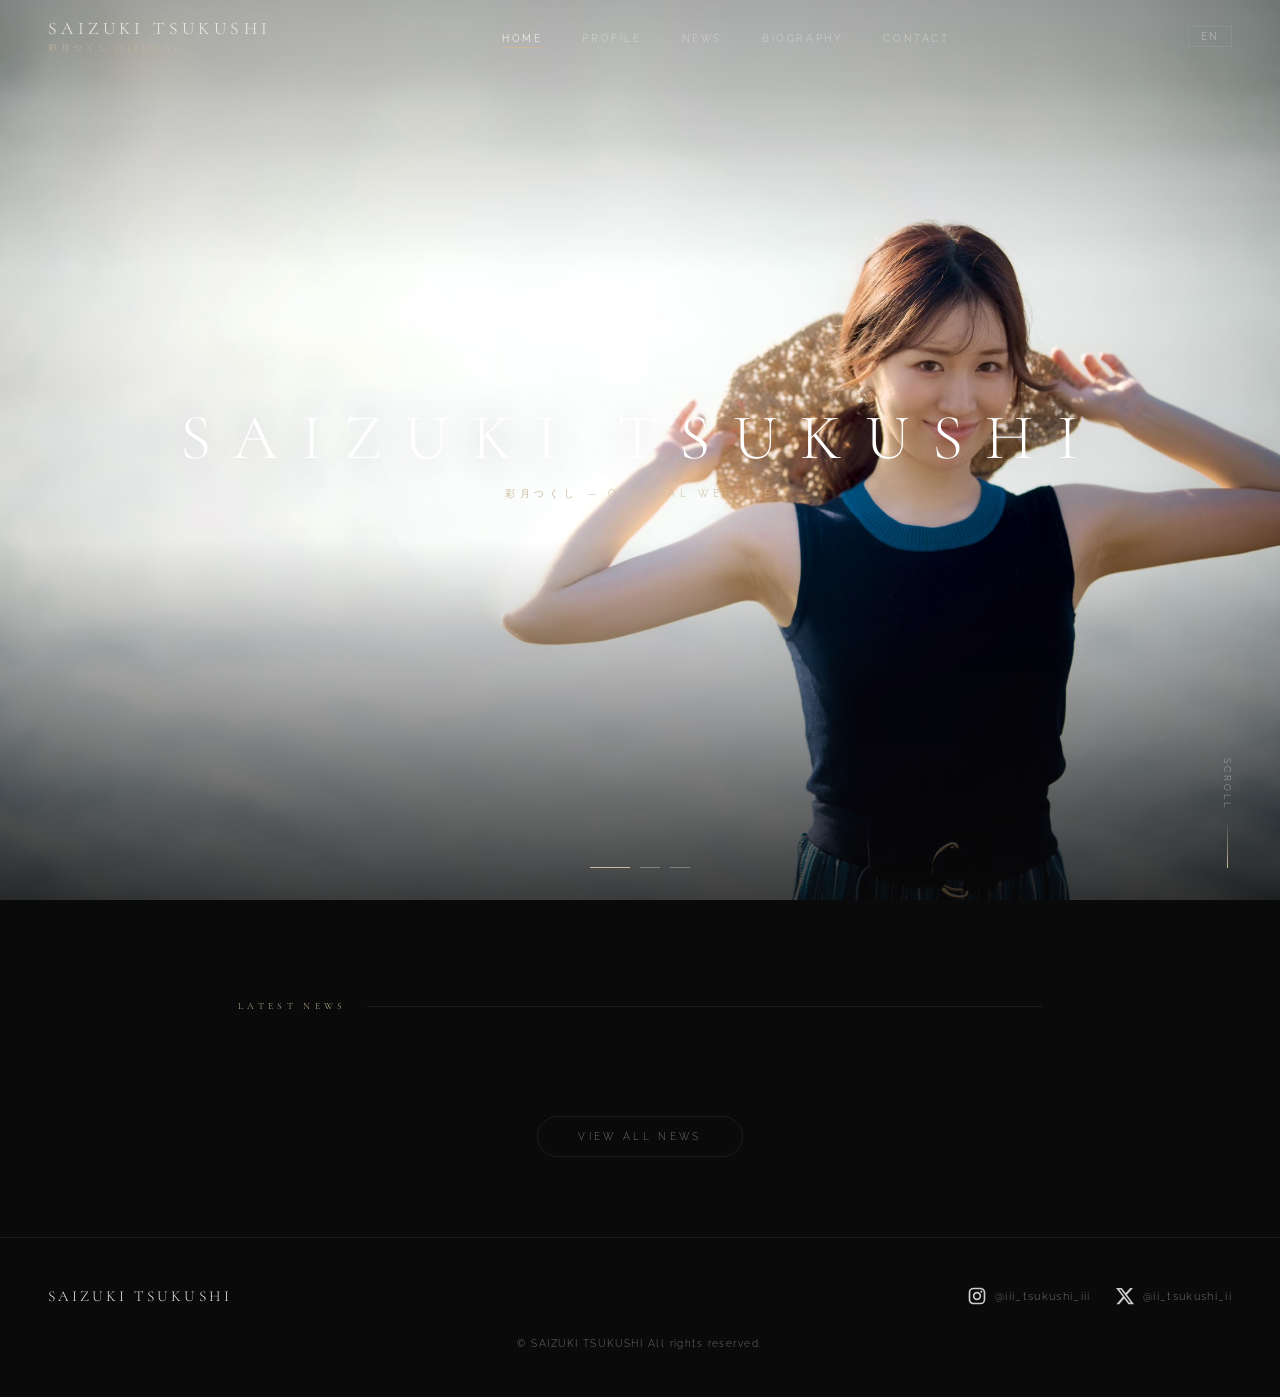
<file: index.html>
<!DOCTYPE html>
<html lang="ja">
<head>
  <meta charset="UTF-8">
  <meta name="viewport" content="width=device-width, initial-scale=1.0">

  <title>SAIZUKI TSUKUSHI Official Website | 彩月つくし</title>
  <meta name="description" content="彩月つくし（さいづきつくし）オフィシャルウェブサイト。元宝塚歌劇団雪組。女優・タレントとして舞台・映像・MC・講演など幅広く活動中。出演依頼はこちら。">
  <meta name="keywords" content="彩月つくし,さいづきつくし,SAIZUKI TSUKUSHI,宝塚,女優,タレント,舞台,雪組">
  <meta name="author" content="SAIZUKI TSUKUSHI">
  <meta property="og:type" content="website">
  <meta property="og:url" content="https://www.saizuki.com/">
  <meta property="og:title" content="SAIZUKI TSUKUSHI Official Website | 彩月つくし">
  <meta property="og:description" content="彩月つくし（さいづきつくし）オフィシャルウェブサイト。元宝塚歌劇団雪組・女優。">
  <meta property="og:image" content="https://www.saizuki.com/images/og-image.jpg">
  <meta property="twitter:card" content="summary_large_image">
  <meta property="twitter:site" content="@ii_tsukushi_ii">

  <link rel="canonical" href="https://www.saizuki.com/">
  <link rel="icon" type="image/svg+xml" href="images/favicon.svg">
  <link rel="alternate" hreflang="ja" href="https://www.saizuki.com/">
  <link rel="alternate" hreflang="en" href="https://www.saizuki.com/en/">
  <link rel="alternate" hreflang="x-default" href="https://www.saizuki.com/">
  <link rel="preconnect" href="https://fonts.googleapis.com">
  <link rel="preconnect" href="https://fonts.gstatic.com" crossorigin>
  <meta name="theme-color" content="#0a0a0a">

  <!-- 構造化データ: Person -->
  <script type="application/ld+json">
  {
    "@context": "https://schema.org",
    "@type": "Person",
    "name": "彩月つくし",
    "alternateName": "SAIZUKI TSUKUSHI",
    "url": "https://www.saizuki.com",
    "jobTitle": "女優・タレント",
    "description": "元宝塚歌劇団雪組97期生。女優・タレントとして舞台・映像・MC・講演など幅広く活動中。",
    "affiliation": {
      "@type": "Organization",
      "name": "バニラ"
    },
    "sameAs": [
      "https://www.instagram.com/iii_tsukushi_iii/",
      "https://x.com/ii_tsukushi_ii"
    ],
    "birthPlace": {
      "@type": "Place",
      "name": "福岡県福岡市"
    },
    "alumniOf": [
      {
        "@type": "Organization",
        "name": "宝塚音楽学校"
      },
      {
        "@type": "CollegeOrUniversity",
        "name": "慶應義塾大学 経済学部"
      }
    ]
  }
  </script>

  <!-- 構造化データ: WebSite（サイト名での検索表示を改善） -->
  <script type="application/ld+json">
  {
    "@context": "https://schema.org",
    "@type": "WebSite",
    "name": "彩月つくし Official Website",
    "alternateName": "SAIZUKI TSUKUSHI Official Website",
    "url": "https://www.saizuki.com"
  }
  </script>

  <link rel="stylesheet" href="css/style.css">
  <style>
    /* ── HOME — Carousel ── */
    body { overflow-x: hidden; }

    .carousel {
      position: relative;
      width: 100vw;
      height: min(100svh, 100vh);
      overflow: hidden;
    }
    .carousel-slide {
      position: absolute;
      inset: 0;
      opacity: 0;
      z-index: 0;
      transition: opacity 2.5s ease;
    }
    .carousel-slide.active {
      opacity: 1;
      z-index: 1;
    }
    .carousel-slide.afterimage {
      opacity: 0.4;
      z-index: 0;
      transition: opacity 3.5s ease;
    }
    .carousel-slide img {
      width: 100%;
      height: 100%;
      object-fit: cover;
      object-position: center top;
      transform: scale(1.08);
      transition: transform 8s ease;
    }
    .carousel-slide.active img { transform: scale(1); }

    /* Overlay gradient */
    .carousel::after {
      content: '';
      position: absolute;
      inset: 0;
      background:
        linear-gradient(to bottom,
          rgba(10,10,10,0.3) 0%,
          transparent 30%,
          transparent 60%,
          rgba(10,10,10,0.75) 100%);
      pointer-events: none;
      z-index: 2;
    }

    /* Centre logo */
    .carousel-logo {
      position: absolute;
      inset: 0;
      z-index: 3;
      display: flex;
      flex-direction: column;
      align-items: center;
      justify-content: center;
      gap: 12px;
      text-align: center;
      pointer-events: none;
      animation: logofade 2s ease forwards;
    }
    @keyframes logofade {
      from { opacity: 0; transform: translateY(16px); }
      to   { opacity: 1; transform: translateY(0); }
    }
    .carousel-logo-main {
      font-family: var(--font-display);
      font-weight: 300;
      font-size: clamp(2.2rem, 5vw, 4rem);
      letter-spacing: 0.35em;
      color: #fff;
      text-shadow: 0 2px 40px rgba(0,0,0,0.4);
    }
    .carousel-logo-sub {
      font-size: 0.6rem;
      letter-spacing: 0.5em;
      color: var(--accent);
      text-transform: uppercase;
    }

    /* Dot indicators */
    .carousel-dots {
      position: absolute;
      bottom: 32px;
      left: 50%;
      transform: translateX(-50%);
      z-index: 4;
      display: flex;
      gap: 10px;
    }
    .carousel-dot {
      width: 20px; height: 1px;
      background: rgba(255,255,255,0.3);
      cursor: pointer;
      transition: background 0.3s, width 0.3s;
    }
    .carousel-dot.active {
      width: 40px;
      background: var(--accent);
    }

    /* Scroll hint */
    .scroll-hint {
      position: absolute;
      bottom: 32px;
      right: 48px;
      z-index: 4;
      display: flex;
      flex-direction: column;
      align-items: center;
      gap: 10px;
      animation: pulse 2.5s ease infinite;
    }
    .scroll-hint span {
      font-size: 0.55rem;
      letter-spacing: 0.35em;
      color: rgba(255,255,255,0.5);
      writing-mode: vertical-rl;
      text-transform: uppercase;
    }
    .scroll-hint-line {
      width: 1px;
      height: 48px;
      background: linear-gradient(to bottom, transparent, var(--accent));
    }
    @keyframes pulse {
      0%, 100% { opacity: 0.5; }
      50%       { opacity: 1; }
    }

    /* ── NEWS preview section ── */
    .home-news {
      padding: 100px 48px 80px;
      max-width: 900px;
      margin: 0 auto;
    }
    .news-list { display: flex; flex-direction: column; }
    .news-item {
      display: grid;
      grid-template-columns: 140px 1fr;
      gap: 24px;
      padding: 28px 0;
      border-bottom: 1px solid var(--border);
      transition: opacity 0.3s;
    }
    .news-item:hover { opacity: 0.7; }
    .news-date {
      font-size: 0.65rem;
      letter-spacing: 0.15em;
      color: var(--text-muted);
      padding-top: 3px;
    }
    .news-cat {
      display: inline-block;
      font-size: 0.5rem;
      letter-spacing: 0.25em;
      text-transform: uppercase;
      border: 1px solid var(--accent);
      color: var(--accent);
      padding: 2px 8px;
      margin-bottom: 8px;
    }
    .news-title {
      font-size: 0.85rem;
      font-weight: 300;
      letter-spacing: 0.05em;
      line-height: 1.7;
    }

    .view-more-wrap {
      text-align: center;
      margin-top: 56px;
    }
    .btn-outline {
      display: inline-block;
      font-size: 0.6rem;
      letter-spacing: 0.35em;
      text-transform: uppercase;
      border: 1px solid var(--border);
      padding: 14px 40px;
      color: var(--text-muted);
      transition: border-color 0.3s, color 0.3s;
    }
    .btn-outline:hover {
      border-color: var(--accent);
      color: var(--accent);
    }

    @media (max-width: 768px) {
      .carousel-slide img { object-position: center center !important; }
      .carousel-slide:nth-child(1) img { object-position: 70% 30% !important; }
      .carousel-logo-main { font-size: clamp(1.8rem, 8vw, 2.5rem); }
      .scroll-hint { display: none; }
      .home-news { padding: 60px 24px; }
      .news-item { grid-template-columns: 1fr; gap: 8px; }
    }
  </style>
</head>
<body>

<!-- ── Navigation ── -->
<nav class="nav" id="nav">
  <a href="index.html" class="nav-logo">
    Saizuki Tsukushi
    <span>彩月つくし Official</span>
  </a>
  <ul class="nav-links">
    <li><a href="index.html">Home</a></li>
    <li><a href="profile.html">Profile</a></li>
    <li><a href="news.html">News</a></li>
    <li><a href="biography.html">Biography</a></li>
    <li><a href="contact.html">Contact</a></li>
  </ul>
  <div style="display:flex;align-items:center;gap:16px;">
    <a href="en/index.html" class="nav-lang">EN</a>
    <button class="nav-toggle" aria-label="メニュー">
      <span></span><span></span><span></span>
    </button>
  </div>
</nav>

<!-- Mobile menu -->
<div class="nav-mobile">
  <a href="index.html">Home</a>
  <a href="profile.html">Profile</a>
  <a href="news.html">News</a>
  <a href="biography.html">Biography</a>
  <a href="contact.html">Contact</a>
  <a href="en/index.html" style="font-size:0.9rem;color:var(--accent);margin-top:20px;">English</a>
</div>

<main>
<!-- ── Hero Carousel ── -->
<section class="carousel" id="carousel">
  <!--
    ★ 写真の配置方法 ★
    images フォルダに以下のファイル名で写真を保存してください。
    推奨サイズ: 1920×1280px 以上、縦長の場合は 1280×1920px
    形式: JPG または WebP（WebPを強く推奨・ファイルサイズが小さい）

    slide01.jpg, slide02.jpg, slide03.jpg
  -->
  <div class="carousel-slide active">
    <img src="images/slide01.jpg" alt="彩月つくし" loading="eager">
  </div>
  <div class="carousel-slide">
    <img src="images/slide02.jpg" alt="彩月つくし" loading="lazy">
  </div>
  <div class="carousel-slide">
    <img src="images/slide03.jpg" alt="彩月つくし" loading="lazy">
  </div>

  <!-- Logo overlay -->
  <div class="carousel-logo">
    <div class="carousel-logo-main">SAIZUKI TSUKUSHI</div>
    <div class="carousel-logo-sub">彩月つくし — Official Website</div>
  </div>

  <!-- Dots -->
  <div class="carousel-dots" id="dots"></div>

  <!-- Scroll hint -->
  <div class="scroll-hint">
    <span>Scroll</span>
    <div class="scroll-hint-line"></div>
  </div>
</section>

<!-- ── News Preview ── -->
<section class="home-news">
  <p class="section-title">Latest News</p>

  <div class="news-list" id="news-preview">
    <!-- ★ ニュースは news.html と同じ配列から動的に生成されます ── -->
  </div>

  <div class="view-more-wrap fade-in">
    <a href="news.html" class="btn-outline">View All News</a>
  </div>
</section>

</main>

<!-- ── Footer ── -->
<footer>
  <div class="footer-logo">SAIZUKI TSUKUSHI</div>
  <div class="footer-sns">
    <a href="https://www.instagram.com/iii_tsukushi_iii/" target="_blank" rel="noopener"><img src="images/instagram-logo.svg" alt="Instagram" width="24" height="24"><span>@iii_tsukushi_iii</span></a>
    <a href="https://x.com/ii_tsukushi_ii" target="_blank" rel="noopener"><img src="images/x-logo.svg" alt="X" width="24" height="24"><span>@ii_tsukushi_ii</span></a>
  </div>
  <p class="footer-copy">© SAIZUKI TSUKUSHI All rights reserved.</p>
</footer>

<script src="js/main.js"></script>
<script src="js/news-data.js"></script>
<script>
  /* ── Carousel logic (残像クロスフェード) ── */
  const slides = document.querySelectorAll('.carousel-slide');
  const dotsWrap = document.getElementById('dots');
  let current = 0, timer;

  slides.forEach((_, i) => {
    const d = document.createElement('div');
    d.className = 'carousel-dot' + (i === 0 ? ' active' : '');
    d.addEventListener('click', () => goTo(i));
    dotsWrap.appendChild(d);
  });

  function goTo(n) {
    const prev = current;
    current = (n + slides.length) % slides.length;
    if (prev === current) return;

    /* 前のスライドを残像状態にする */
    slides[prev].classList.remove('active');
    slides[prev].classList.add('afterimage');
    dotsWrap.children[prev].classList.remove('active');

    /* 新しいスライドをアクティブにする */
    slides[current].classList.add('active');
    dotsWrap.children[current].classList.add('active');

    /* 残像を徐々に消す */
    setTimeout(() => {
      slides[prev].classList.remove('afterimage');
    }, 3500);

    resetTimer();
  }

  function next() { goTo(current + 1); }

  function resetTimer() {
    clearInterval(timer);
    timer = setInterval(next, 6000);
  }
  resetTimer();

  /* ── News preview (最新3件) ── */
  if (typeof NEWS_DATA !== 'undefined') {
    const list = document.getElementById('news-preview');
    NEWS_DATA.slice(0, 3).forEach(n => {
      list.innerHTML += `
        <div class="news-item fade-in">
          <div class="news-date">${n.date}</div>
          <div>
            <span class="news-cat">${n.category}</span>
            <div class="news-title">${n.title}</div>
          </div>
        </div>`;
    });
  }
</script>
</body>
</html>
</file>
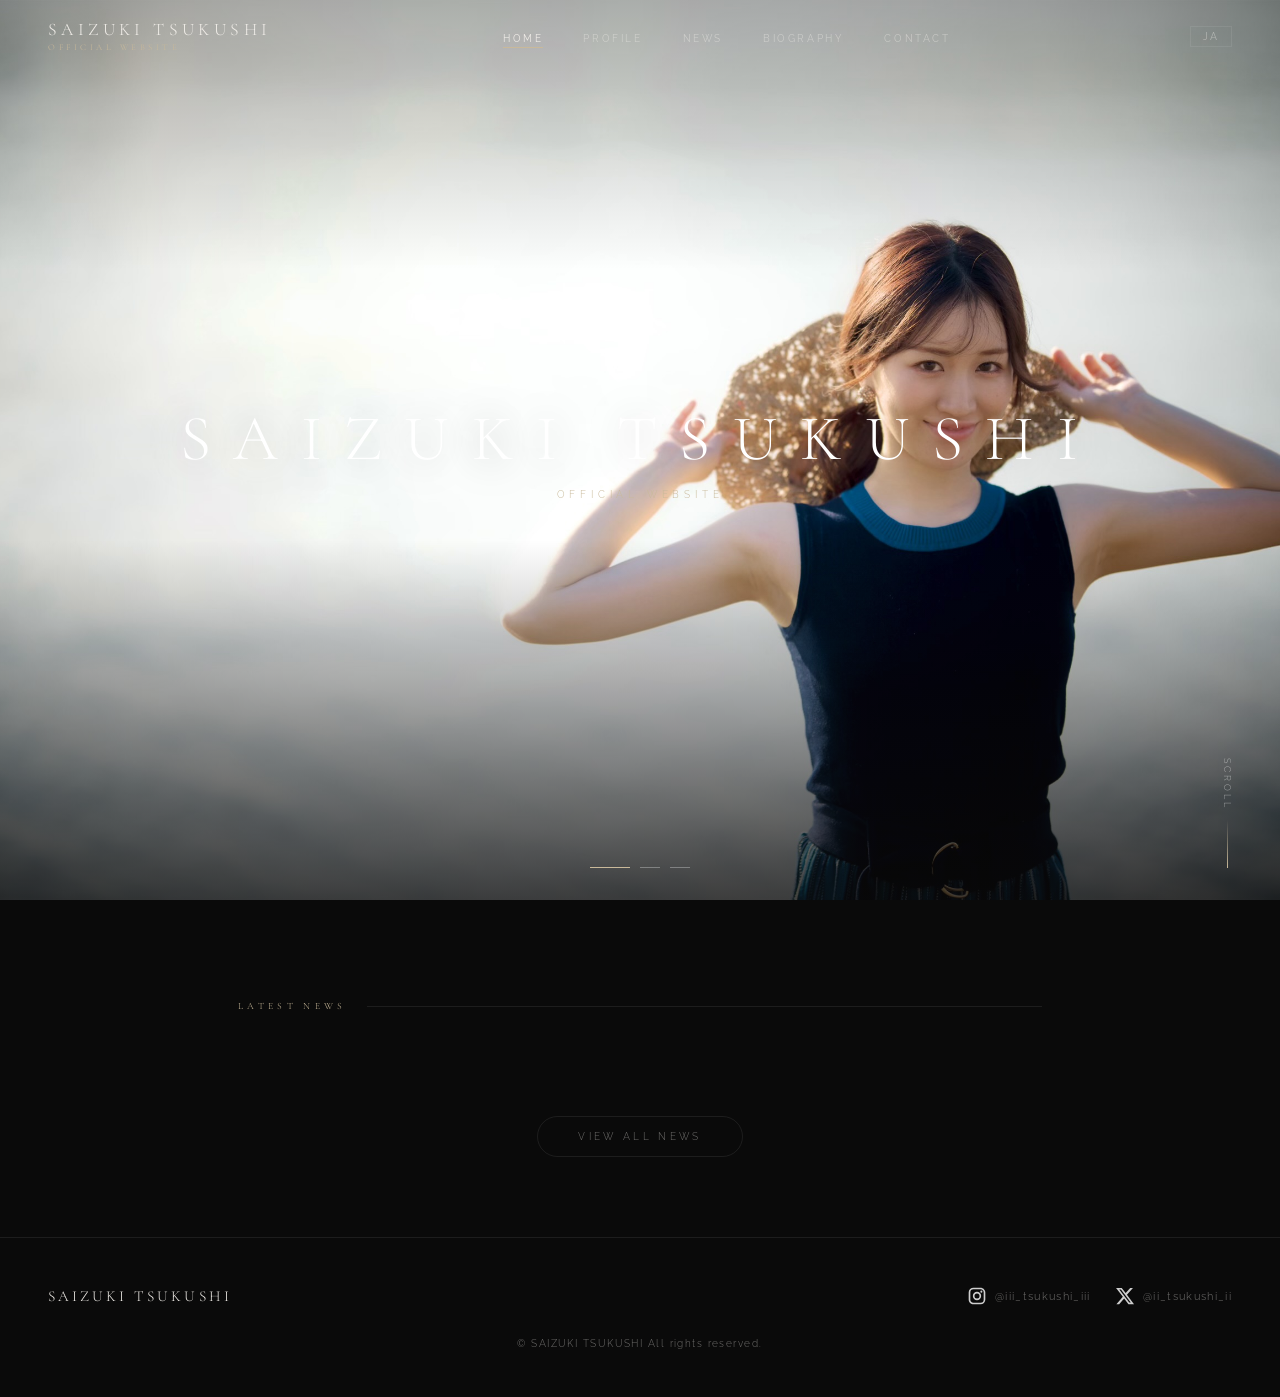
<file: en/index.html>
<!DOCTYPE html>
<html lang="en">
<head>
  <meta charset="UTF-8">
  <meta name="viewport" content="width=device-width, initial-scale=1.0">

  <title>SAIZUKI TSUKUSHI Official Website | Actress &amp; Talent</title>
  <meta name="description" content="Official website of Saizuki Tsukushi, former Takarazuka Revue Snow Troupe actress. Currently active as an actress and talent in stage, screen, MC, and lectures. For booking inquiries, please contact us.">
  <meta name="keywords" content="Saizuki Tsukushi,SAIZUKI TSUKUSHI,Takarazuka,actress,talent,stage,Snow Troupe">
  <meta name="author" content="SAIZUKI TSUKUSHI">
  <meta property="og:type" content="website">
  <meta property="og:url" content="https://www.saizuki.com/en/">
  <meta property="og:title" content="SAIZUKI TSUKUSHI Official Website | Actress &amp; Talent">
  <meta property="og:description" content="Official website of Saizuki Tsukushi, former Takarazuka Revue Snow Troupe actress.">
  <meta property="og:image" content="https://www.saizuki.com/images/og-image.jpg">
  <meta property="twitter:card" content="summary_large_image">
  <meta property="twitter:site" content="@ii_tsukushi_ii">

  <link rel="canonical" href="https://www.saizuki.com/en/">
  <link rel="icon" type="image/svg+xml" href="../images/favicon.svg">
  <link rel="preconnect" href="https://fonts.googleapis.com">
  <link rel="preconnect" href="https://fonts.gstatic.com" crossorigin>
  <meta name="theme-color" content="#0a0a0a">

  <!-- Structured Data: Person -->
  <script type="application/ld+json">
  {
    "@context": "https://schema.org",
    "@type": "Person",
    "name": "Saizuki Tsukushi",
    "alternateName": "SAIZUKI TSUKUSHI",
    "url": "https://www.saizuki.com/en/",
    "jobTitle": "Actress & Talent",
    "description": "Former Takarazuka Revue Snow Troupe member (97th class). Currently active as an actress and talent in stage, screen, MC, and lectures.",
    "affiliation": {
      "@type": "Organization",
      "name": "Vanilla"
    },
    "sameAs": [
      "https://www.instagram.com/iii_tsukushi_iii/",
      "https://x.com/ii_tsukushi_ii"
    ],
    "birthPlace": {
      "@type": "Place",
      "name": "Fukuoka City, Fukuoka Prefecture, Japan"
    },
    "alumniOf": [
      {
        "@type": "Organization",
        "name": "Takarazuka Music School"
      },
      {
        "@type": "CollegeOrUniversity",
        "name": "Keio University, Faculty of Economics"
      }
    ]
  }
  </script>

  <!-- Structured Data: WebSite -->
  <script type="application/ld+json">
  {
    "@context": "https://schema.org",
    "@type": "WebSite",
    "name": "SAIZUKI TSUKUSHI Official Website",
    "alternateName": "Saizuki Tsukushi Official Website",
    "url": "https://www.saizuki.com/en/"
  }
  </script>

  <link rel="stylesheet" href="../css/style.css">
  <style>
    /* ── HOME — Carousel ── */
    body { overflow-x: hidden; }

    .carousel {
      position: relative;
      width: 100vw;
      height: min(100svh, 100vh);
      overflow: hidden;
    }
    .carousel-slide {
      position: absolute;
      inset: 0;
      opacity: 0;
      z-index: 0;
      transition: opacity 2.5s ease;
    }
    .carousel-slide.active {
      opacity: 1;
      z-index: 1;
    }
    .carousel-slide.afterimage {
      opacity: 0.4;
      z-index: 0;
      transition: opacity 3.5s ease;
    }
    .carousel-slide img {
      width: 100%;
      height: 100%;
      object-fit: cover;
      object-position: center top;
      transform: scale(1.08);
      transition: transform 8s ease;
    }
    .carousel-slide.active img { transform: scale(1); }

    /* Overlay gradient */
    .carousel::after {
      content: '';
      position: absolute;
      inset: 0;
      background:
        linear-gradient(to bottom,
          rgba(10,10,10,0.3) 0%,
          transparent 30%,
          transparent 60%,
          rgba(10,10,10,0.75) 100%);
      pointer-events: none;
      z-index: 2;
    }

    /* Centre logo */
    .carousel-logo {
      position: absolute;
      inset: 0;
      z-index: 3;
      display: flex;
      flex-direction: column;
      align-items: center;
      justify-content: center;
      gap: 12px;
      text-align: center;
      pointer-events: none;
      animation: logofade 2s ease forwards;
    }
    @keyframes logofade {
      from { opacity: 0; transform: translateY(16px); }
      to   { opacity: 1; transform: translateY(0); }
    }
    .carousel-logo-main {
      font-family: var(--font-display);
      font-weight: 300;
      font-size: clamp(2.2rem, 5vw, 4rem);
      letter-spacing: 0.35em;
      color: #fff;
      text-shadow: 0 2px 40px rgba(0,0,0,0.4);
    }
    .carousel-logo-sub {
      font-size: 0.6rem;
      letter-spacing: 0.5em;
      color: var(--accent);
      text-transform: uppercase;
    }

    /* Dot indicators */
    .carousel-dots {
      position: absolute;
      bottom: 32px;
      left: 50%;
      transform: translateX(-50%);
      z-index: 4;
      display: flex;
      gap: 10px;
    }
    .carousel-dot {
      width: 20px; height: 1px;
      background: rgba(255,255,255,0.3);
      cursor: pointer;
      transition: background 0.3s, width 0.3s;
    }
    .carousel-dot.active {
      width: 40px;
      background: var(--accent);
    }

    /* Scroll hint */
    .scroll-hint {
      position: absolute;
      bottom: 32px;
      right: 48px;
      z-index: 4;
      display: flex;
      flex-direction: column;
      align-items: center;
      gap: 10px;
      animation: pulse 2.5s ease infinite;
    }
    .scroll-hint span {
      font-size: 0.55rem;
      letter-spacing: 0.35em;
      color: rgba(255,255,255,0.5);
      writing-mode: vertical-rl;
      text-transform: uppercase;
    }
    .scroll-hint-line {
      width: 1px;
      height: 48px;
      background: linear-gradient(to bottom, transparent, var(--accent));
    }
    @keyframes pulse {
      0%, 100% { opacity: 0.5; }
      50%       { opacity: 1; }
    }

    /* ── NEWS preview section ── */
    .home-news {
      padding: 100px 48px 80px;
      max-width: 900px;
      margin: 0 auto;
    }
    .news-list { display: flex; flex-direction: column; }
    .news-item {
      display: grid;
      grid-template-columns: 140px 1fr;
      gap: 24px;
      padding: 28px 0;
      border-bottom: 1px solid var(--border);
      transition: opacity 0.3s;
    }
    .news-item:hover { opacity: 0.7; }
    .news-date {
      font-size: 0.65rem;
      letter-spacing: 0.15em;
      color: var(--text-muted);
      padding-top: 3px;
    }
    .news-cat {
      display: inline-block;
      font-size: 0.5rem;
      letter-spacing: 0.25em;
      text-transform: uppercase;
      border: 1px solid var(--accent);
      color: var(--accent);
      padding: 2px 8px;
      margin-bottom: 8px;
    }
    .news-title {
      font-size: 0.85rem;
      font-weight: 300;
      letter-spacing: 0.05em;
      line-height: 1.7;
    }

    .view-more-wrap {
      text-align: center;
      margin-top: 56px;
    }
    .btn-outline {
      display: inline-block;
      font-size: 0.6rem;
      letter-spacing: 0.35em;
      text-transform: uppercase;
      border: 1px solid var(--border);
      padding: 14px 40px;
      color: var(--text-muted);
      transition: border-color 0.3s, color 0.3s;
    }
    .btn-outline:hover {
      border-color: var(--accent);
      color: var(--accent);
    }

    @media (max-width: 768px) {
      .carousel-slide img { object-position: center center !important; }
      .carousel-slide:nth-child(1) img { object-position: 70% 30% !important; }
      .carousel-logo-main { font-size: clamp(1.8rem, 8vw, 2.5rem); }
      .scroll-hint { display: none; }
      .home-news { padding: 60px 24px; }
      .news-item { grid-template-columns: 1fr; gap: 8px; }
    }
  </style>
</head>
<body>

<!-- ── Navigation ── -->
<nav class="nav" id="nav">
  <a href="index.html" class="nav-logo">
    Saizuki Tsukushi
    <span>Official Website</span>
  </a>
  <ul class="nav-links">
    <li><a href="index.html">Home</a></li>
    <li><a href="profile.html">Profile</a></li>
    <li><a href="news.html">News</a></li>
    <li><a href="biography.html">Biography</a></li>
    <li><a href="contact.html">Contact</a></li>
  </ul>
  <div style="display:flex;align-items:center;gap:16px;">
    <a href="../index.html" class="nav-lang">JA</a>
    <button class="nav-toggle" aria-label="Menu">
      <span></span><span></span><span></span>
    </button>
  </div>
</nav>

<!-- Mobile menu -->
<div class="nav-mobile">
  <a href="index.html">Home</a>
  <a href="profile.html">Profile</a>
  <a href="news.html">News</a>
  <a href="biography.html">Biography</a>
  <a href="contact.html">Contact</a>
  <a href="../index.html" style="font-size:0.9rem;color:var(--accent);margin-top:20px;">日本語</a>
</div>

<main>
<!-- ── Hero Carousel ── -->
<section class="carousel" id="carousel">
  <div class="carousel-slide active">
    <img src="../images/slide01.jpg" alt="Saizuki Tsukushi" loading="eager">
  </div>
  <div class="carousel-slide">
    <img src="../images/slide02.jpg" alt="Saizuki Tsukushi" loading="lazy">
  </div>
  <div class="carousel-slide">
    <img src="../images/slide03.jpg" alt="Saizuki Tsukushi" loading="lazy">
  </div>

  <!-- Logo overlay -->
  <div class="carousel-logo">
    <div class="carousel-logo-main">SAIZUKI TSUKUSHI</div>
    <div class="carousel-logo-sub">Official Website</div>
  </div>

  <!-- Dots -->
  <div class="carousel-dots" id="dots"></div>

  <!-- Scroll hint -->
  <div class="scroll-hint">
    <span>Scroll</span>
    <div class="scroll-hint-line"></div>
  </div>
</section>

<!-- ── News Preview ── -->
<section class="home-news">
  <p class="section-title">Latest News</p>

  <div class="news-list" id="news-preview">
    <!-- News items are dynamically generated from NEWS_DATA -->
  </div>

  <div class="view-more-wrap fade-in">
    <a href="news.html" class="btn-outline">View All News</a>
  </div>
</section>

</main>

<!-- ── Footer ── -->
<footer>
  <div class="footer-logo">SAIZUKI TSUKUSHI</div>
  <div class="footer-sns">
    <a href="https://www.instagram.com/iii_tsukushi_iii/" target="_blank" rel="noopener"><img src="../images/instagram-logo.svg" alt="Instagram" width="24" height="24"><span>@iii_tsukushi_iii</span></a>
    <a href="https://x.com/ii_tsukushi_ii" target="_blank" rel="noopener"><img src="../images/x-logo.svg" alt="X" width="24" height="24"><span>@ii_tsukushi_ii</span></a>
  </div>
  <p class="footer-copy">&copy; SAIZUKI TSUKUSHI All rights reserved.</p>
</footer>

<script src="../js/main.js"></script>
<script src="../js/news-data.js"></script>
<script>
  /* ── Carousel logic (afterimage crossfade) ── */
  const slides = document.querySelectorAll('.carousel-slide');
  const dotsWrap = document.getElementById('dots');
  let current = 0, timer;

  slides.forEach((_, i) => {
    const d = document.createElement('div');
    d.className = 'carousel-dot' + (i === 0 ? ' active' : '');
    d.addEventListener('click', () => goTo(i));
    dotsWrap.appendChild(d);
  });

  function goTo(n) {
    const prev = current;
    current = (n + slides.length) % slides.length;
    if (prev === current) return;

    slides[prev].classList.remove('active');
    slides[prev].classList.add('afterimage');
    dotsWrap.children[prev].classList.remove('active');

    slides[current].classList.add('active');
    dotsWrap.children[current].classList.add('active');

    setTimeout(() => {
      slides[prev].classList.remove('afterimage');
    }, 3500);

    resetTimer();
  }

  function next() { goTo(current + 1); }

  function resetTimer() {
    clearInterval(timer);
    timer = setInterval(next, 6000);
  }
  resetTimer();

  /* ── News preview (latest 3 items) ── */
  if (typeof NEWS_DATA !== 'undefined') {
    const list = document.getElementById('news-preview');
    NEWS_DATA.slice(0, 3).forEach(n => {
      list.innerHTML += `
        <div class="news-item fade-in">
          <div class="news-date">${n.date}</div>
          <div>
            <span class="news-cat">${n.category}</span>
            <div class="news-title">${n.title}</div>
          </div>
        </div>`;
    });
  }
</script>
</body>
</html>
</file>
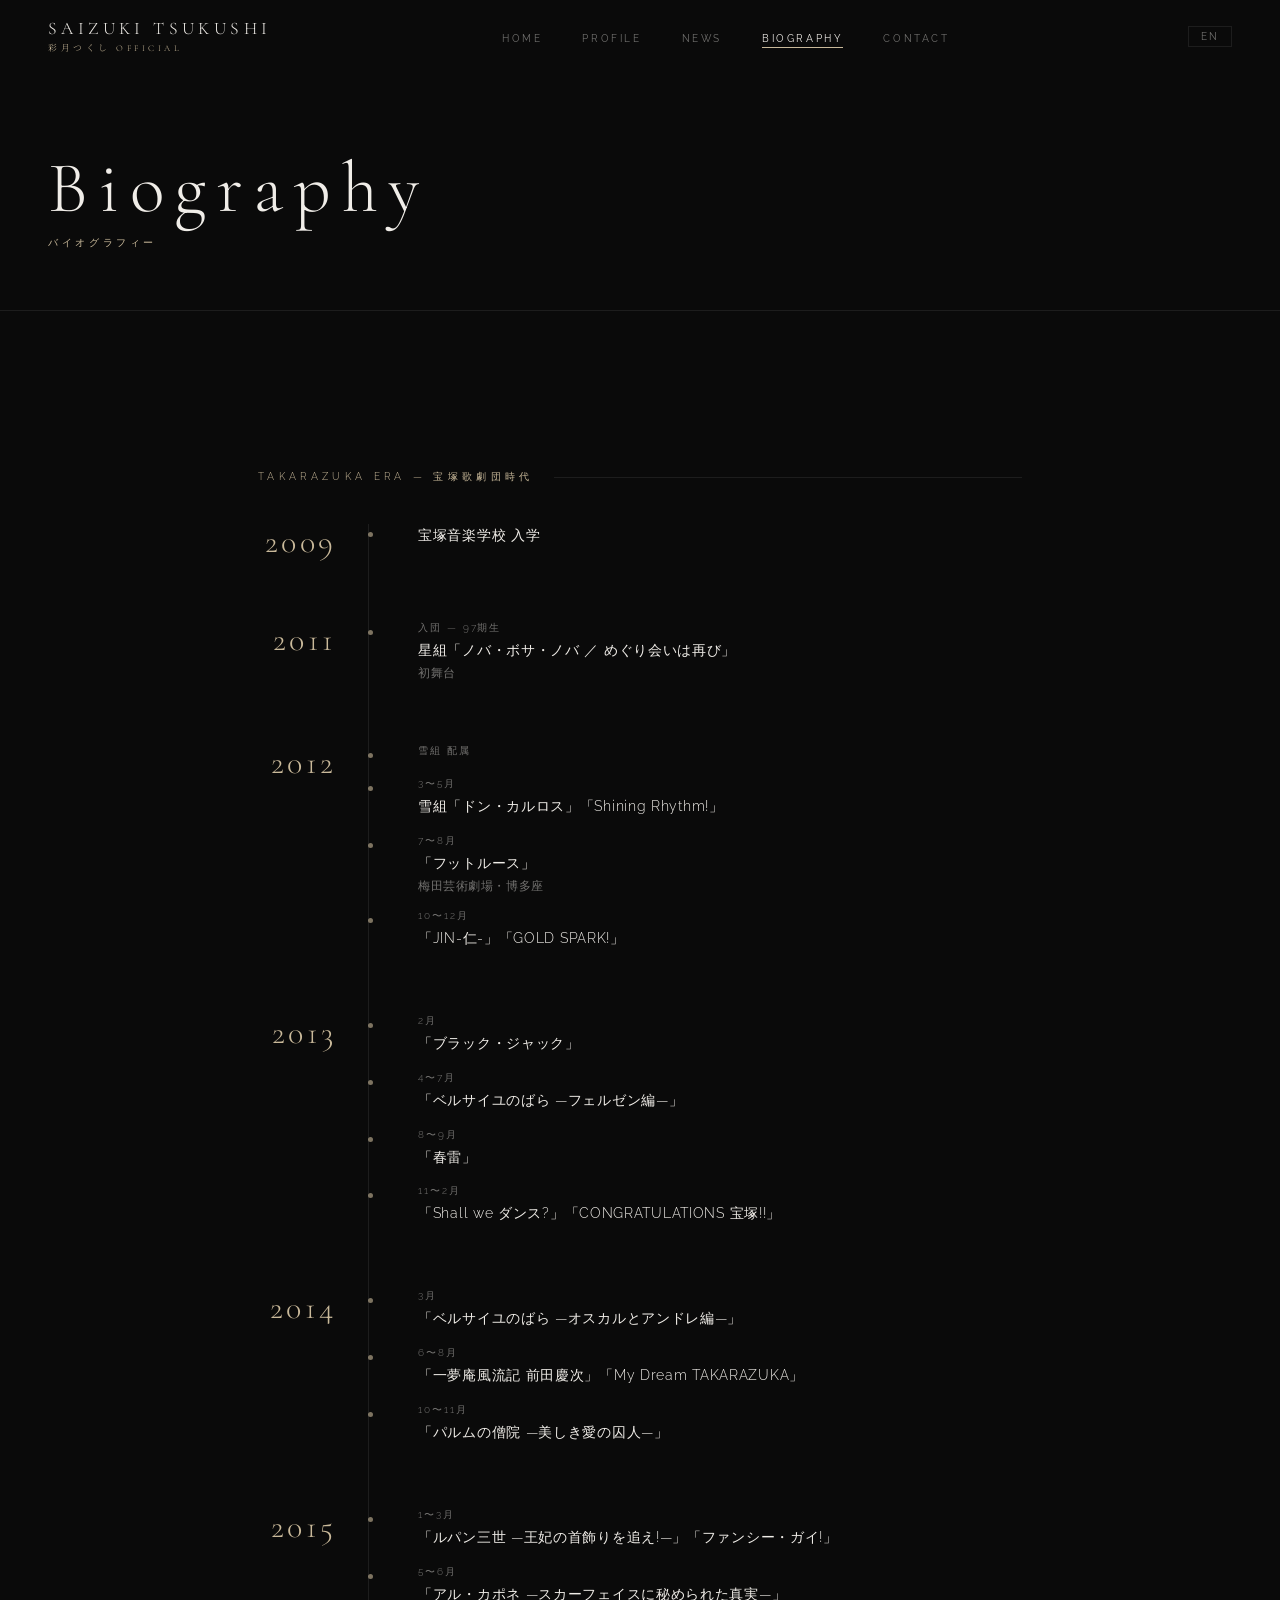
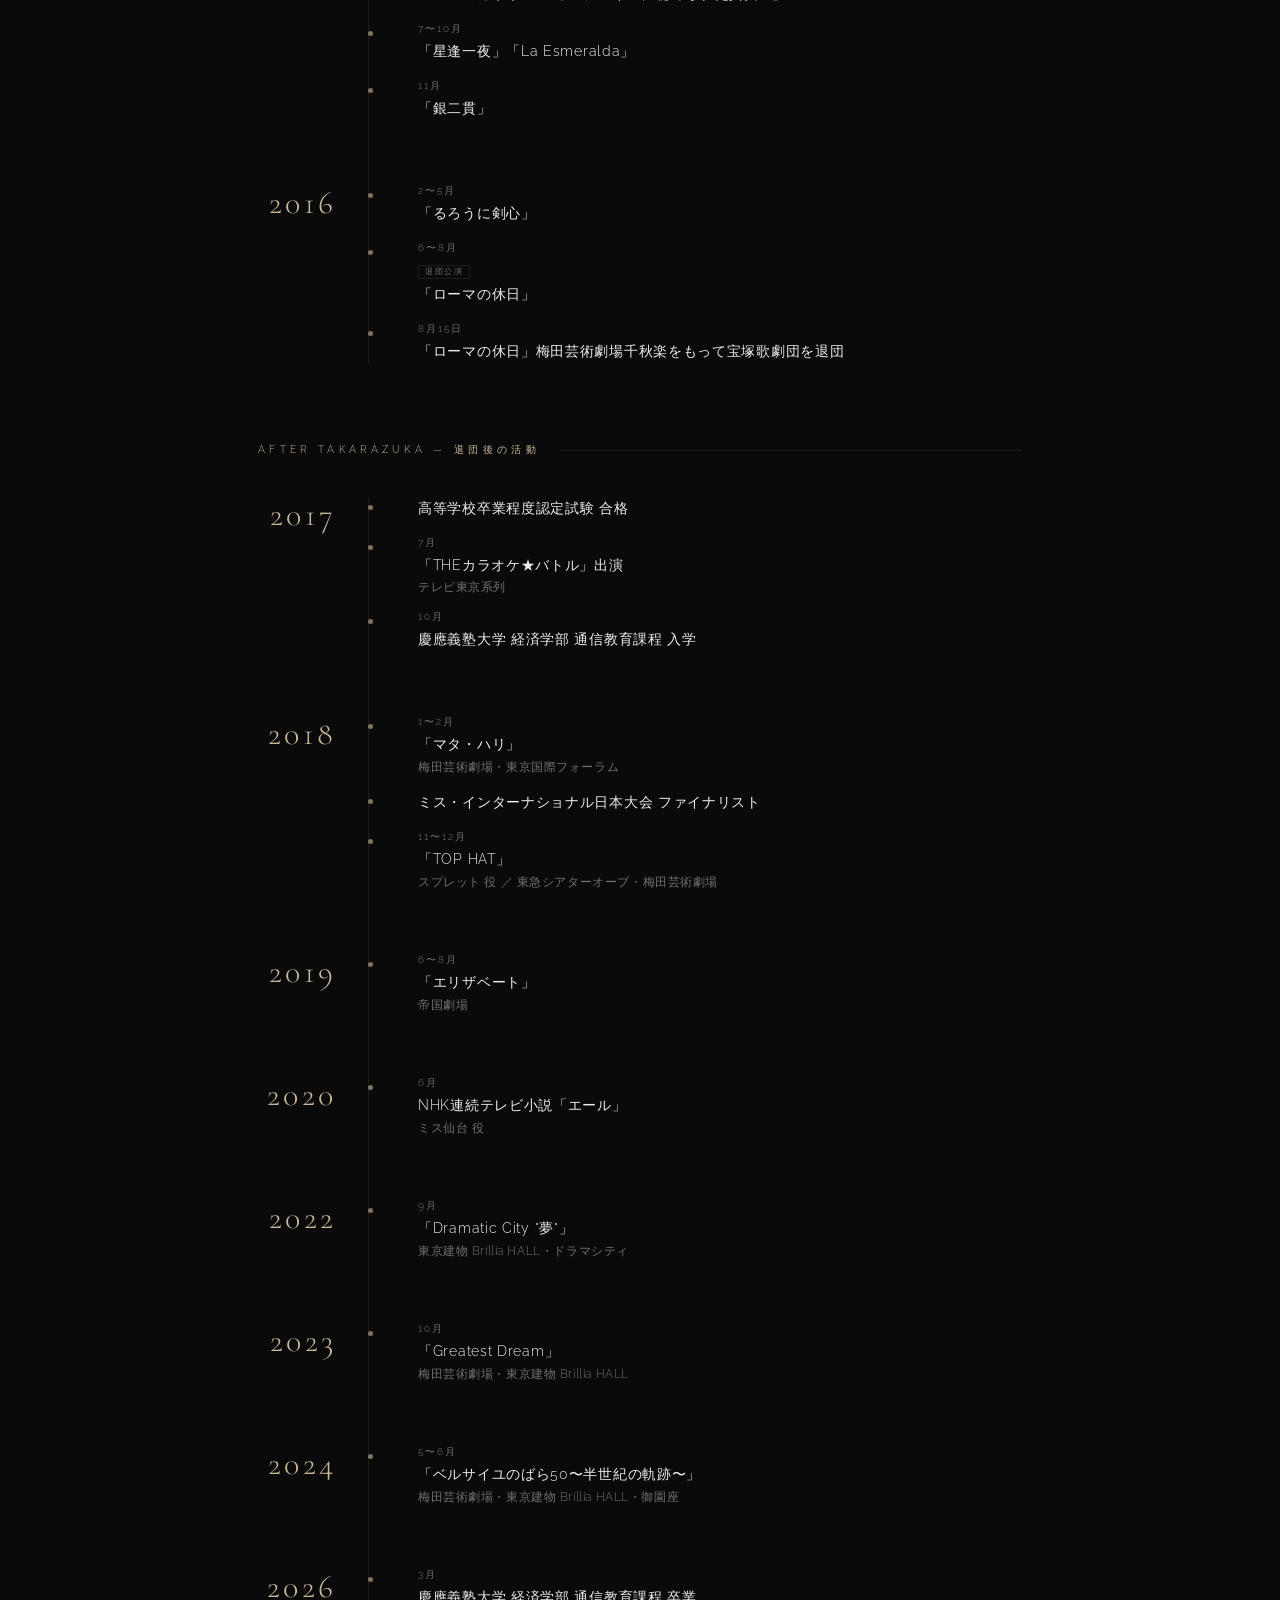
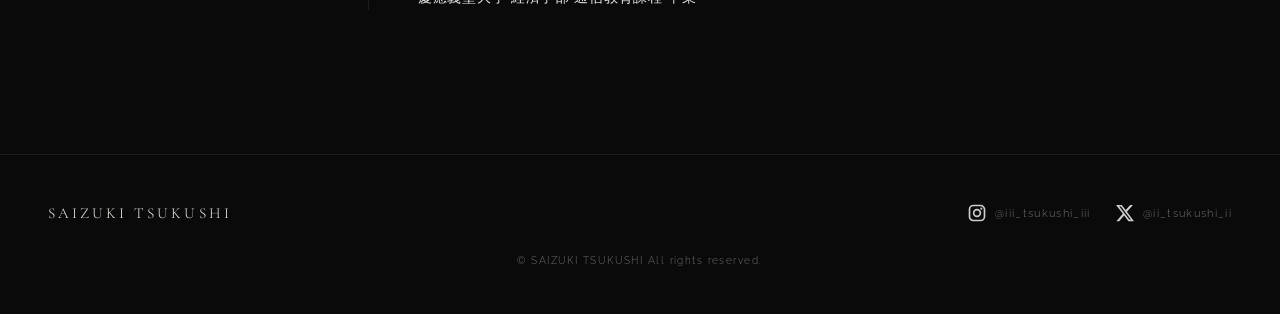
<file: biography.html>
<!DOCTYPE html>
<html lang="ja">
<head>
  <meta charset="UTF-8">
  <meta name="viewport" content="width=device-width, initial-scale=1.0">
  <title>Biography | 彩月つくし SAIZUKI TSUKUSHI Official Website</title>
  <meta name="description" content="彩月つくし バイオグラフィー。宝塚歌劇団97期生として入団し雪組で活躍。退団後の舞台・映像活動の経歴。">
  <meta property="og:type" content="website">
  <meta property="og:title" content="Biography | 彩月つくし">
  <meta property="og:url" content="https://www.saizuki.com/biography.html">
  <meta property="og:description" content="彩月つくし バイオグラフィー。宝塚歌劇団97期生として入団し雪組で活躍。退団後の舞台・映像活動の経歴。">
  <meta property="og:image" content="https://www.saizuki.com/images/og-image.jpg">
  <meta property="twitter:card" content="summary_large_image">
  <link rel="canonical" href="https://www.saizuki.com/biography.html">
  <link rel="icon" type="image/svg+xml" href="images/favicon.svg">
  <link rel="alternate" hreflang="ja" href="https://www.saizuki.com/biography.html">
  <link rel="alternate" hreflang="en" href="https://www.saizuki.com/en/biography.html">
  <link rel="alternate" hreflang="x-default" href="https://www.saizuki.com/biography.html">
  <link rel="preconnect" href="https://fonts.googleapis.com">
  <link rel="preconnect" href="https://fonts.gstatic.com" crossorigin>
  <meta name="theme-color" content="#0a0a0a">
  <script type="application/ld+json">
  {
    "@context": "https://schema.org",
    "@type": "BreadcrumbList",
    "itemListElement": [
      { "@type": "ListItem", "position": 1, "name": "Home", "item": "https://www.saizuki.com/" },
      { "@type": "ListItem", "position": 2, "name": "Biography", "item": "https://www.saizuki.com/biography.html" }
    ]
  }
  </script>
  <link rel="stylesheet" href="css/style.css">
  <style>
    .bio-wrap {
      max-width: 860px;
      margin: 0 auto;
      padding: 80px 48px;
    }

    /* Timeline */
    .timeline { position: relative; }
    .timeline::before {
      content: '';
      position: absolute;
      left: 110px;
      top: 0; bottom: 0;
      width: 1px;
      background: var(--border);
    }
    .timeline-year-block { margin-bottom: 64px; }
    .timeline-year {
      font-family: var(--font-display);
      font-size: 2rem;
      font-weight: 300;
      letter-spacing: 0.1em;
      color: var(--accent);
      width: 110px;
      padding-right: 32px;
      text-align: right;
      float: left;
      line-height: 1;
      padding-top: 2px;
    }
    .timeline-events {
      margin-left: 140px;
      display: flex;
      flex-direction: column;
      gap: 16px;
    }
    .timeline-event {
      position: relative;
      padding-left: 20px;
    }
    .timeline-event::before {
      content: '';
      position: absolute;
      left: -30px; top: 8px;
      width: 5px; height: 5px;
      border-radius: 50%;
      background: var(--accent);
      opacity: 0.6;
    }
    .timeline-period {
      font-size: 0.6rem;
      letter-spacing: 0.2em;
      color: var(--text-muted);
      margin-bottom: 4px;
    }
    .timeline-title {
      font-size: 0.88rem;
      font-weight: 300;
      letter-spacing: 0.05em;
      line-height: 1.7;
    }
    .timeline-role {
      font-size: 0.72rem;
      color: var(--text-muted);
      margin-top: 3px;
      letter-spacing: 0.05em;
    }
    .timeline-tag {
      display: inline-block;
      font-size: 0.48rem;
      letter-spacing: 0.2em;
      text-transform: uppercase;
      border: 1px solid var(--border);
      color: var(--text-muted);
      padding: 1px 6px;
      margin-right: 6px;
      margin-bottom: 4px;
    }
    .clearfix::after { content: ''; display: table; clear: both; }

    .bio-section-label {
      font-size: 0.6rem;
      letter-spacing: 0.45em;
      color: var(--accent);
      text-transform: uppercase;
      margin-bottom: 40px;
      margin-top: 80px;
      display: flex;
      align-items: center;
      gap: 20px;
    }
    .bio-section-label::after {
      content: ''; flex: 1; height: 1px; background: var(--border);
    }

    @media (max-width: 768px) {
      .bio-wrap { padding: 60px 24px; }
      .timeline::before { left: 0; }
      .timeline-year {
        float: none;
        width: auto;
        text-align: left;
        padding-right: 0;
        margin-bottom: 16px;
        font-size: 1.5rem;
      }
      .timeline-events { margin-left: 20px; }
      .timeline-event::before { left: -20px; }
    }
  </style>
</head>
<body>

<nav class="nav">
  <a href="index.html" class="nav-logo">
    Saizuki Tsukushi
    <span>彩月つくし Official</span>
  </a>
  <ul class="nav-links">
    <li><a href="index.html">Home</a></li>
    <li><a href="profile.html">Profile</a></li>
    <li><a href="news.html">News</a></li>
    <li><a href="biography.html">Biography</a></li>
    <li><a href="contact.html">Contact</a></li>
  </ul>
  <div style="display:flex;align-items:center;gap:16px;">
    <a href="en/biography.html" class="nav-lang">EN</a>
    <button class="nav-toggle" aria-label="メニュー">
      <span></span><span></span><span></span>
    </button>
  </div>
</nav>
<div class="nav-mobile">
  <a href="index.html">Home</a>
  <a href="profile.html">Profile</a>
  <a href="news.html">News</a>
  <a href="biography.html">Biography</a>
  <a href="contact.html">Contact</a>
  <a href="en/biography.html" style="font-size:0.9rem;color:var(--accent);margin-top:20px;">English</a>
</div>

<main>
<div class="page-header">
  <h1 class="page-header-en">Biography</h1>
  <p class="page-header-ja">バイオグラフィー</p>
</div>

<div class="bio-wrap">

  <!-- 宝塚在団時代 -->
  <p class="bio-section-label">Takarazuka Era — 宝塚歌劇団時代</p>

  <div class="timeline">

    <div class="timeline-year-block clearfix fade-in">
      <div class="timeline-year">2009</div>
      <div class="timeline-events">
        <div class="timeline-event">
          <p class="timeline-title">宝塚音楽学校 入学</p>
        </div>
      </div>
    </div>

    <div class="timeline-year-block clearfix fade-in">
      <div class="timeline-year">2011</div>
      <div class="timeline-events">
        <div class="timeline-event">
          <p class="timeline-period">入団 — 97期生</p>
          <p class="timeline-title">星組「ノバ・ボサ・ノバ ／ めぐり会いは再び」</p>
          <p class="timeline-role">初舞台</p>
        </div>
      </div>
    </div>

    <div class="timeline-year-block clearfix fade-in">
      <div class="timeline-year">2012</div>
      <div class="timeline-events">
        <div class="timeline-event">
          <p class="timeline-period">雪組 配属</p>
        </div>
        <div class="timeline-event">
          <p class="timeline-period">3〜5月</p>
          <p class="timeline-title">雪組「ドン・カルロス」「Shining Rhythm!」</p>
        </div>
        <div class="timeline-event">
          <p class="timeline-period">7〜8月</p>
          <p class="timeline-title">「フットルース」</p>
          <p class="timeline-role">梅田芸術劇場・博多座</p>
        </div>
        <div class="timeline-event">
          <p class="timeline-period">10〜12月</p>
          <p class="timeline-title">「JIN-仁-」「GOLD SPARK!」</p>
        </div>
      </div>
    </div>

    <div class="timeline-year-block clearfix fade-in">
      <div class="timeline-year">2013</div>
      <div class="timeline-events">
        <div class="timeline-event">
          <p class="timeline-period">2月</p>
          <p class="timeline-title">「ブラック・ジャック」</p>
        </div>
        <div class="timeline-event">
          <p class="timeline-period">4〜7月</p>
          <p class="timeline-title">「ベルサイユのばら —フェルゼン編—」</p>
        </div>
        <div class="timeline-event">
          <p class="timeline-period">8〜9月</p>
          <p class="timeline-title">「春雷」</p>
        </div>
        <div class="timeline-event">
          <p class="timeline-period">11〜2月</p>
          <p class="timeline-title">「Shall we ダンス?」「CONGRATULATIONS 宝塚!!」</p>
        </div>
      </div>
    </div>

    <div class="timeline-year-block clearfix fade-in">
      <div class="timeline-year">2014</div>
      <div class="timeline-events">
        <div class="timeline-event">
          <p class="timeline-period">3月</p>
          <p class="timeline-title">「ベルサイユのばら —オスカルとアンドレ編—」</p>
        </div>
        <div class="timeline-event">
          <p class="timeline-period">6〜8月</p>
          <p class="timeline-title">「一夢庵風流記 前田慶次」「My Dream TAKARAZUKA」</p>
        </div>
        <div class="timeline-event">
          <p class="timeline-period">10〜11月</p>
          <p class="timeline-title">「パルムの僧院 —美しき愛の囚人—」</p>
        </div>
      </div>
    </div>

    <div class="timeline-year-block clearfix fade-in">
      <div class="timeline-year">2015</div>
      <div class="timeline-events">
        <div class="timeline-event">
          <p class="timeline-period">1〜3月</p>
          <p class="timeline-title">「ルパン三世 —王妃の首飾りを追え!—」「ファンシー・ガイ!」</p>
        </div>
        <div class="timeline-event">
          <p class="timeline-period">5〜6月</p>
          <p class="timeline-title">「アル・カポネ —スカーフェイスに秘められた真実—」</p>
        </div>
        <div class="timeline-event">
          <p class="timeline-period">7〜10月</p>
          <p class="timeline-title">「星逢一夜」「La Esmeralda」</p>
        </div>
        <div class="timeline-event">
          <p class="timeline-period">11月</p>
          <p class="timeline-title">「銀二貫」</p>
        </div>
      </div>
    </div>

    <div class="timeline-year-block clearfix fade-in">
      <div class="timeline-year">2016</div>
      <div class="timeline-events">
        <div class="timeline-event">
          <p class="timeline-period">2〜5月</p>
          <p class="timeline-title">「るろうに剣心」</p>
        </div>
        <div class="timeline-event">
          <p class="timeline-period">6〜8月</p>
          <span class="timeline-tag">退団公演</span>
          <p class="timeline-title">「ローマの休日」</p>
        </div>
        <div class="timeline-event">
          <p class="timeline-period">8月15日</p>
          <p class="timeline-title">「ローマの休日」梅田芸術劇場千秋楽をもって宝塚歌劇団を退団</p>
        </div>
      </div>
    </div>

  </div><!-- /timeline -->

  <!-- 退団後 -->
  <p class="bio-section-label">After Takarazuka — 退団後の活動</p>

  <div class="timeline">
    <div class="timeline-year-block clearfix fade-in">
      <div class="timeline-year">2017</div>
      <div class="timeline-events">
        <div class="timeline-event">
          <p class="timeline-title">高等学校卒業程度認定試験 合格</p>
        </div>
        <div class="timeline-event">
          <p class="timeline-period">7月</p>
          <p class="timeline-title">「THEカラオケ★バトル」出演</p>
          <p class="timeline-role">テレビ東京系列</p>
        </div>
        <div class="timeline-event">
          <p class="timeline-period">10月</p>
          <p class="timeline-title">慶應義塾大学 経済学部 通信教育課程 入学</p>
        </div>
      </div>
    </div>

    <div class="timeline-year-block clearfix fade-in">
      <div class="timeline-year">2018</div>
      <div class="timeline-events">
        <div class="timeline-event">
          <p class="timeline-period">1〜2月</p>
          <p class="timeline-title">「マタ・ハリ」</p>
          <p class="timeline-role">梅田芸術劇場・東京国際フォーラム</p>
        </div>
        <div class="timeline-event">
          <p class="timeline-title">ミス・インターナショナル日本大会 ファイナリスト</p>
        </div>
        <div class="timeline-event">
          <p class="timeline-period">11〜12月</p>
          <p class="timeline-title">「TOP HAT」</p>
          <p class="timeline-role">スプレット 役 ／ 東急シアターオーブ・梅田芸術劇場</p>
        </div>
      </div>
    </div>

    <div class="timeline-year-block clearfix fade-in">
      <div class="timeline-year">2019</div>
      <div class="timeline-events">
        <div class="timeline-event">
          <p class="timeline-period">6〜8月</p>
          <p class="timeline-title">「エリザベート」</p>
          <p class="timeline-role">帝国劇場</p>
        </div>
      </div>
    </div>

    <div class="timeline-year-block clearfix fade-in">
      <div class="timeline-year">2020</div>
      <div class="timeline-events">
        <div class="timeline-event">
          <p class="timeline-period">6月</p>
          <p class="timeline-title">NHK連続テレビ小説「エール」</p>
          <p class="timeline-role">ミス仙台 役</p>
        </div>
      </div>
    </div>

    <div class="timeline-year-block clearfix fade-in">
      <div class="timeline-year">2022</div>
      <div class="timeline-events">
        <div class="timeline-event">
          <p class="timeline-period">9月</p>
          <p class="timeline-title">「Dramatic City "夢"」</p>
          <p class="timeline-role">東京建物 Brillia HALL・ドラマシティ</p>
        </div>
      </div>
    </div>

    <div class="timeline-year-block clearfix fade-in">
      <div class="timeline-year">2023</div>
      <div class="timeline-events">
        <div class="timeline-event">
          <p class="timeline-period">10月</p>
          <p class="timeline-title">「Greatest Dream」</p>
          <p class="timeline-role">梅田芸術劇場・東京建物 Brillia HALL</p>
        </div>
      </div>
    </div>

    <div class="timeline-year-block clearfix fade-in">
      <div class="timeline-year">2024</div>
      <div class="timeline-events">
        <div class="timeline-event">
          <p class="timeline-period">5〜6月</p>
          <p class="timeline-title">「ベルサイユのばら50〜半世紀の軌跡〜」</p>
          <p class="timeline-role">梅田芸術劇場・東京建物 Brillia HALL・御園座</p>
        </div>
      </div>
    </div>

    <div class="timeline-year-block clearfix fade-in">
      <div class="timeline-year">2026</div>
      <div class="timeline-events">
        <div class="timeline-event">
          <p class="timeline-period">3月</p>
          <p class="timeline-title">慶應義塾大学 経済学部 通信教育課程 卒業</p>
        </div>
      </div>
    </div>

  </div>

</div><!-- /bio-wrap -->
</main>

<footer>
  <div class="footer-logo">SAIZUKI TSUKUSHI</div>
  <div class="footer-sns">
    <a href="https://www.instagram.com/iii_tsukushi_iii/" target="_blank" rel="noopener"><img src="images/instagram-logo.svg" alt="Instagram" width="24" height="24"><span>@iii_tsukushi_iii</span></a>
    <a href="https://x.com/ii_tsukushi_ii" target="_blank" rel="noopener"><img src="images/x-logo.svg" alt="X" width="24" height="24"><span>@ii_tsukushi_ii</span></a>
  </div>
  <p class="footer-copy">© SAIZUKI TSUKUSHI All rights reserved.</p>
</footer>

<script src="js/main.js"></script>
</body>
</html>
</file>
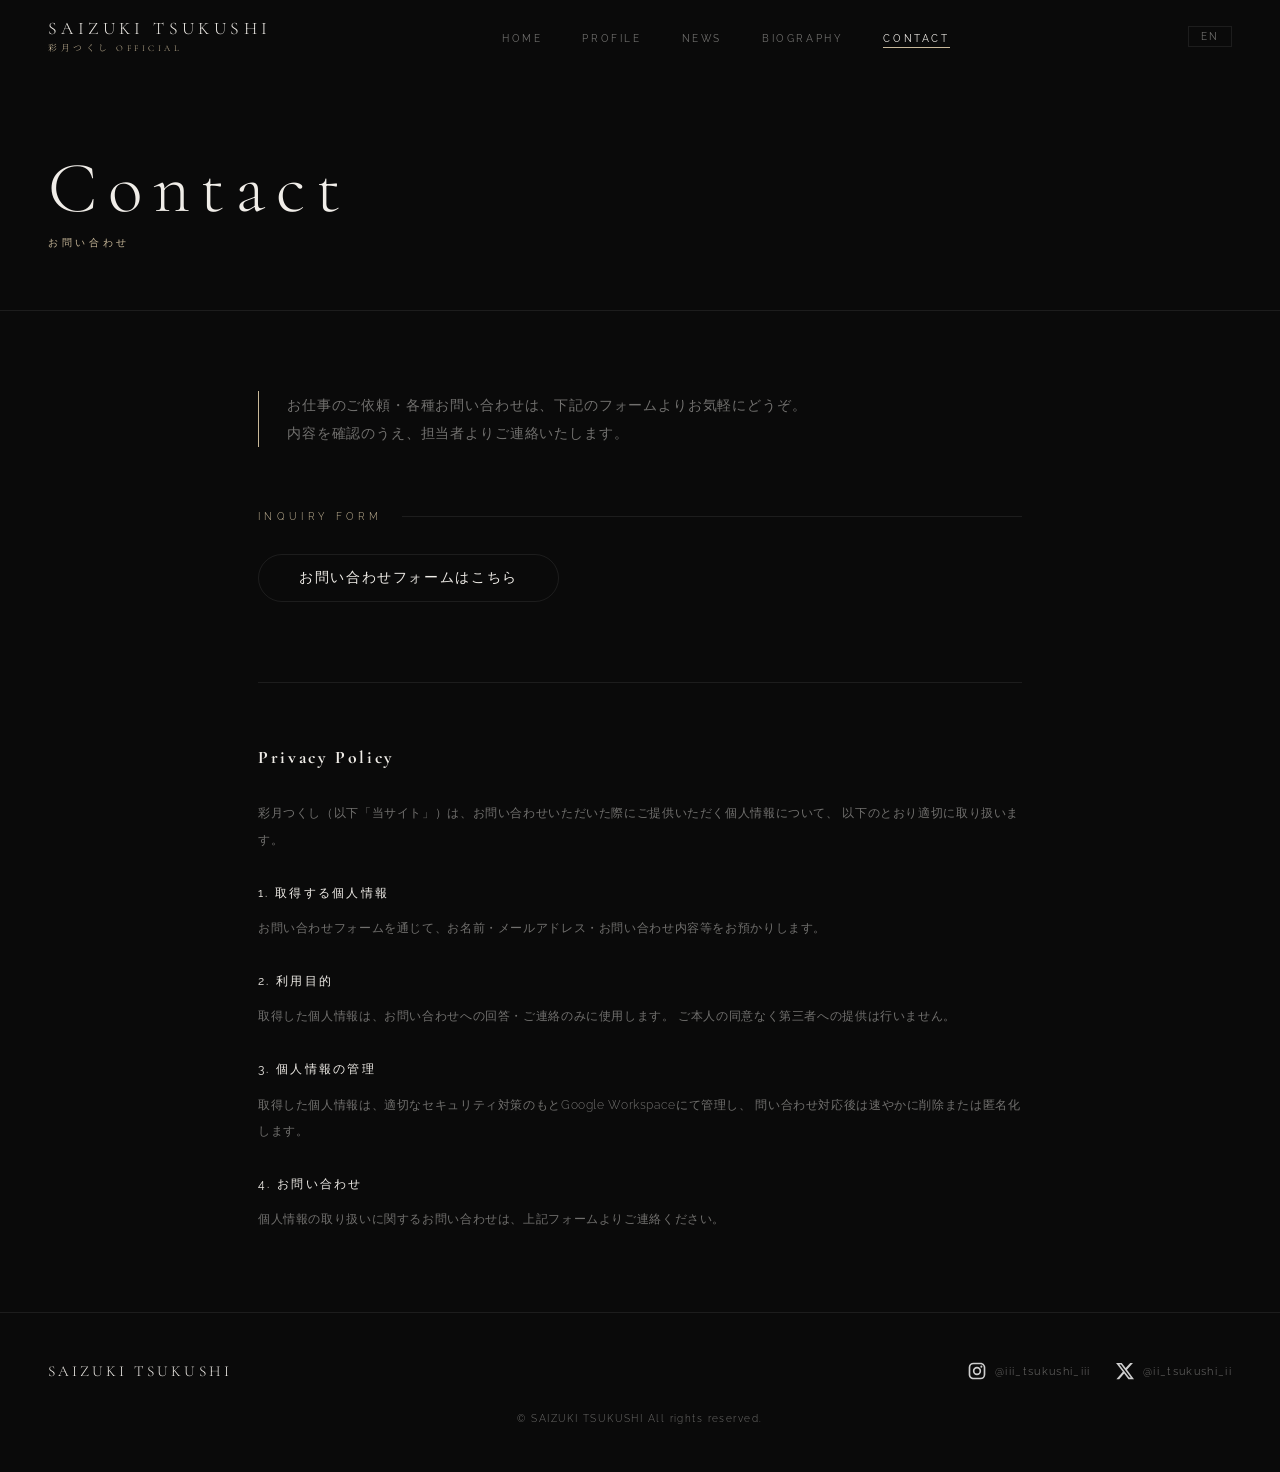
<file: contact.html>
<!DOCTYPE html>
<html lang="ja">
<head>
  <meta charset="UTF-8">
  <meta name="viewport" content="width=device-width, initial-scale=1.0">
  <title>Contact | 彩月つくし SAIZUKI TSUKUSHI Official Website</title>
  <meta name="description" content="彩月つくしへのお仕事のご依頼・お問い合わせはこちら。出演依頼・メディア取材・各種ご相談を承っております。">
  <meta property="og:type" content="website">
  <meta property="og:title" content="Contact | 彩月つくし">
  <meta property="og:url" content="https://www.saizuki.com/contact.html">
  <meta property="og:description" content="彩月つくしへのお仕事のご依頼・お問い合わせはこちら。出演依頼・メディア取材・各種ご相談を承っております。">
  <meta property="og:image" content="https://www.saizuki.com/images/og-image.jpg">
  <meta property="twitter:card" content="summary_large_image">
  <link rel="canonical" href="https://www.saizuki.com/contact.html">
  <link rel="icon" type="image/svg+xml" href="images/favicon.svg">
  <link rel="alternate" hreflang="ja" href="https://www.saizuki.com/contact.html">
  <link rel="alternate" hreflang="en" href="https://www.saizuki.com/en/contact.html">
  <link rel="alternate" hreflang="x-default" href="https://www.saizuki.com/contact.html">
  <link rel="preconnect" href="https://fonts.googleapis.com">
  <link rel="preconnect" href="https://fonts.gstatic.com" crossorigin>
  <meta name="theme-color" content="#0a0a0a">
  <script type="application/ld+json">
  {
    "@context": "https://schema.org",
    "@type": "BreadcrumbList",
    "itemListElement": [
      { "@type": "ListItem", "position": 1, "name": "Home", "item": "https://www.saizuki.com/" },
      { "@type": "ListItem", "position": 2, "name": "Contact", "item": "https://www.saizuki.com/contact.html" }
    ]
  }
  </script>
  <link rel="stylesheet" href="css/style.css">
  <style>
    .contact-wrap {
      max-width: 860px;
      margin: 0 auto;
      padding: 80px 48px;
    }
    .contact-intro {
      font-size: 0.88rem;
      font-weight: 300;
      line-height: 2;
      letter-spacing: 0.06em;
      color: var(--text-muted);
      margin-bottom: 64px;
      border-left: 1px solid var(--accent);
      padding-left: 28px;
    }
    .contact-types {
      display: grid;
      grid-template-columns: repeat(auto-fit, minmax(200px, 1fr));
      gap: 1px;
      margin-bottom: 80px;
      background: var(--border);
    }
    .contact-type {
      background: var(--bg);
      padding: 32px 28px;
    }
    .contact-type-icon {
      font-size: 1.2rem;
      margin-bottom: 14px;
    }
    .contact-type-title {
      font-family: var(--font-display);
      font-size: 0.95rem;
      letter-spacing: 0.1em;
      margin-bottom: 8px;
    }
    .contact-type-desc {
      font-size: 0.7rem;
      letter-spacing: 0.05em;
      line-height: 1.8;
      color: var(--text-muted);
    }

    /* Google Form embed */
    .form-section { margin-bottom: 80px; }
    .form-label {
      font-size: 0.6rem;
      letter-spacing: 0.45em;
      color: var(--accent);
      text-transform: uppercase;
      margin-bottom: 32px;
      display: flex;
      align-items: center;
      gap: 20px;
    }
    .form-label::after { content: ''; flex: 1; height: 1px; background: var(--border); }
    .form-embed-wrap {
      position: relative;
      background: var(--surface);
      border: 1px solid var(--border);
    }
    .form-embed-wrap iframe {
      width: 100%;
      min-height: 900px;
      border: none;
      display: block;
      /* iframeの背景を合わせるためのCSS */
      filter: invert(0.92) hue-rotate(180deg);
      /* ↑ Googleフォームをダークテーマに合わせる（好みで削除可） */
    }

    /* フォームURLが設定されていない場合の案内 */
    .form-placeholder {
      padding: 60px 48px;
      text-align: center;
    }
    .form-placeholder p {
      font-size: 0.8rem;
      color: var(--text-muted);
      line-height: 2;
      letter-spacing: 0.05em;
    }
    .form-placeholder code {
      display: inline-block;
      background: var(--bg);
      border: 1px solid var(--border);
      padding: 4px 12px;
      font-size: 0.72rem;
      letter-spacing: 0.05em;
      margin-top: 16px;
      color: var(--accent);
    }

    /* プライバシーポリシー */
    .privacy-section {
      border-top: 1px solid var(--border);
      padding-top: 64px;
    }
    .privacy-title {
      font-family: var(--font-display);
      font-size: 1.1rem;
      letter-spacing: 0.15em;
      margin-bottom: 32px;
    }
    .privacy-text {
      font-size: 0.78rem;
      font-weight: 300;
      line-height: 2.1;
      letter-spacing: 0.05em;
      color: var(--text-muted);
    }
    .privacy-text h3 {
      font-size: 0.72rem;
      letter-spacing: 0.2em;
      color: var(--text);
      margin: 28px 0 10px;
      font-weight: 400;
    }

    @media (max-width: 768px) {
      .contact-wrap { padding: 60px 24px; }
      .form-embed-wrap iframe { min-height: 1100px; }
      .form-placeholder { padding: 40px 24px; }
    }
  </style>
</head>
<body>

<nav class="nav">
  <a href="index.html" class="nav-logo">
    Saizuki Tsukushi
    <span>彩月つくし Official</span>
  </a>
  <ul class="nav-links">
    <li><a href="index.html">Home</a></li>
    <li><a href="profile.html">Profile</a></li>
    <li><a href="news.html">News</a></li>
    <li><a href="biography.html">Biography</a></li>
    <li><a href="contact.html">Contact</a></li>
  </ul>
  <div style="display:flex;align-items:center;gap:16px;">
    <a href="en/contact.html" class="nav-lang">EN</a>
    <button class="nav-toggle" aria-label="メニュー">
      <span></span><span></span><span></span>
    </button>
  </div>
</nav>
<div class="nav-mobile">
  <a href="index.html">Home</a>
  <a href="profile.html">Profile</a>
  <a href="news.html">News</a>
  <a href="biography.html">Biography</a>
  <a href="contact.html">Contact</a>
  <a href="en/contact.html" style="font-size:0.9rem;color:var(--accent);margin-top:20px;">English</a>
</div>

<main>
<div class="page-header">
  <h1 class="page-header-en">Contact</h1>
  <p class="page-header-ja">お問い合わせ</p>
</div>

<div class="contact-wrap">

  <p class="contact-intro fade-in">
    お仕事のご依頼・各種お問い合わせは、下記のフォームよりお気軽にどうぞ。<br>
    内容を確認のうえ、担当者よりご連絡いたします。
  </p>

  <!-- フォーム -->
  <div class="form-section fade-in">
    <p class="form-label">Inquiry Form</p>
    <a href="https://docs.google.com/forms/d/e/1FAIpQLSd6cxWL460PUx82Zjal5-4udV_8e1cYLf7YnZGnyu8Vn2b1Mg/viewform" target="_blank" class="btn-outline" style="text-decoration: none;">
      お問い合わせフォームはこちら
    </a>
  </div>

  <!-- プライバシーポリシー -->
  <div class="privacy-section fade-in">
    <h2 class="privacy-title">Privacy Policy</h2>
    <div class="privacy-text">
      <p>
        彩月つくし（以下「当サイト」）は、お問い合わせいただいた際にご提供いただく個人情報について、
        以下のとおり適切に取り扱います。
      </p>

      <h3>1. 取得する個人情報</h3>
      <p>お問い合わせフォームを通じて、お名前・メールアドレス・お問い合わせ内容等をお預かりします。</p>

      <h3>2. 利用目的</h3>
      <p>
        取得した個人情報は、お問い合わせへの回答・ご連絡のみに使用します。
        ご本人の同意なく第三者への提供は行いません。
      </p>

      <h3>3. 個人情報の管理</h3>
      <p>
        取得した個人情報は、適切なセキュリティ対策のもとGoogle Workspaceにて管理し、
        問い合わせ対応後は速やかに削除または匿名化します。
      </p>

      <h3>4. お問い合わせ</h3>
      <p>
        個人情報の取り扱いに関するお問い合わせは、上記フォームよりご連絡ください。
      </p>
    </div>
  </div>

</div><!-- /contact-wrap -->
</main>

<footer>
  <div class="footer-logo">SAIZUKI TSUKUSHI</div>
  <div class="footer-sns">
    <a href="https://www.instagram.com/iii_tsukushi_iii/" target="_blank" rel="noopener"><img src="images/instagram-logo.svg" alt="Instagram" width="24" height="24"><span>@iii_tsukushi_iii</span></a>
    <a href="https://x.com/ii_tsukushi_ii" target="_blank" rel="noopener"><img src="images/x-logo.svg" alt="X" width="24" height="24"><span>@ii_tsukushi_ii</span></a>
  </div>
  <p class="footer-copy">© SAIZUKI TSUKUSHI All rights reserved.</p>
</footer>

<script src="js/main.js"></script>
</body>
</html>
</file>
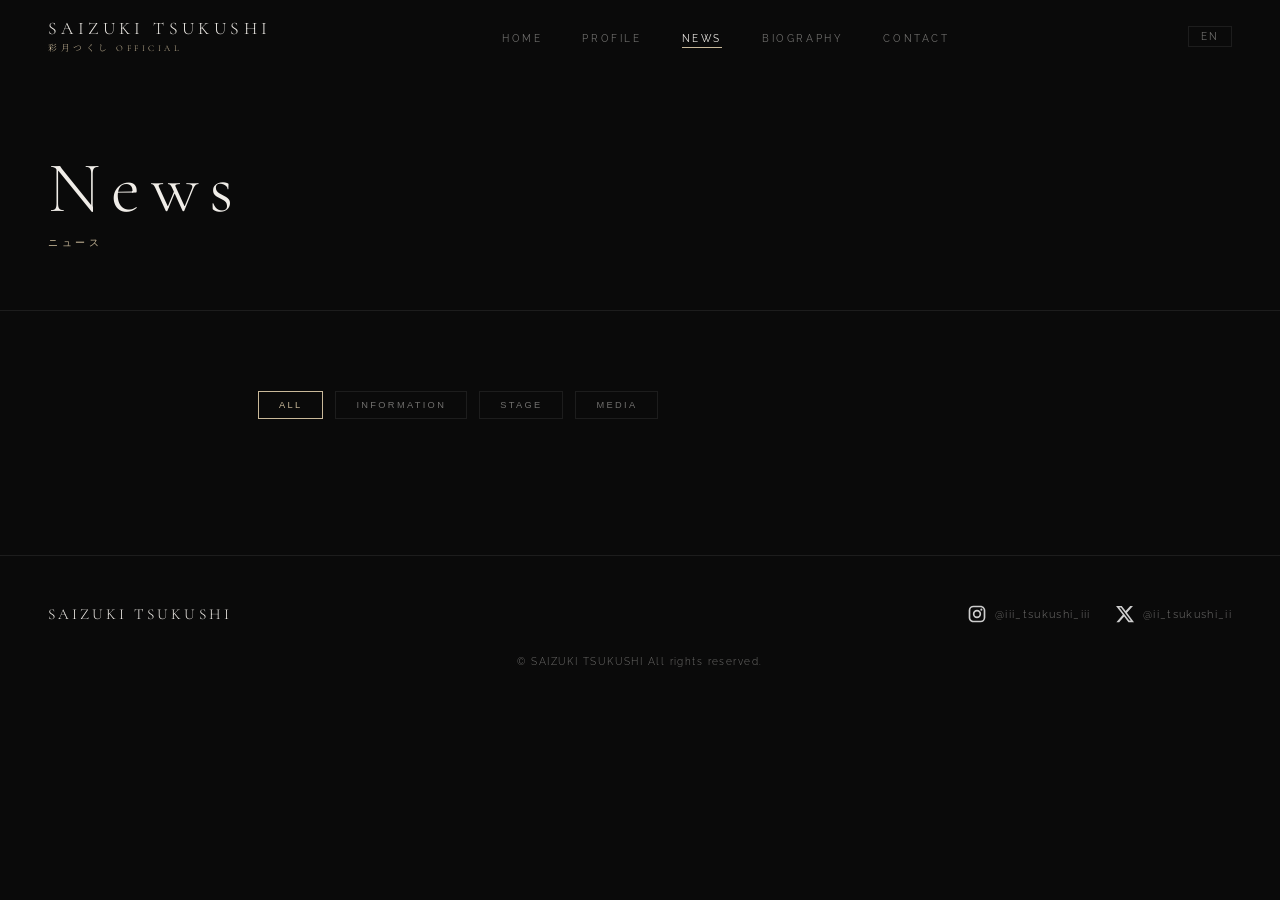
<file: news.html>
<!DOCTYPE html>
<html lang="ja">
<head>
  <meta charset="UTF-8">
  <meta name="viewport" content="width=device-width, initial-scale=1.0">
  <title>News | 彩月つくし SAIZUKI TSUKUSHI Official Website</title>
  <meta name="description" content="彩月つくし 最新ニュース・お知らせ一覧。舞台・メディア出演・イベント情報など。">
  <meta property="og:type" content="website">
  <meta property="og:title" content="News | 彩月つくし">
  <meta property="og:url" content="https://www.saizuki.com/news.html">
  <meta property="og:description" content="彩月つくし 最新ニュース・お知らせ一覧。舞台・メディア出演・イベント情報など。">
  <meta property="og:image" content="https://www.saizuki.com/images/og-image.jpg">
  <meta property="twitter:card" content="summary_large_image">
  <link rel="canonical" href="https://www.saizuki.com/news.html">
  <link rel="icon" type="image/svg+xml" href="images/favicon.svg">
  <link rel="alternate" hreflang="ja" href="https://www.saizuki.com/news.html">
  <link rel="alternate" hreflang="en" href="https://www.saizuki.com/en/news.html">
  <link rel="alternate" hreflang="x-default" href="https://www.saizuki.com/news.html">
  <link rel="preconnect" href="https://fonts.googleapis.com">
  <link rel="preconnect" href="https://fonts.gstatic.com" crossorigin>
  <meta name="theme-color" content="#0a0a0a">
  <script type="application/ld+json">
  {
    "@context": "https://schema.org",
    "@type": "BreadcrumbList",
    "itemListElement": [
      { "@type": "ListItem", "position": 1, "name": "Home", "item": "https://www.saizuki.com/" },
      { "@type": "ListItem", "position": 2, "name": "News", "item": "https://www.saizuki.com/news.html" }
    ]
  }
  </script>
  <link rel="stylesheet" href="css/style.css">
  <style>
    .news-wrap {
      max-width: 860px;
      margin: 0 auto;
      padding: 80px 48px;
    }
    .news-filters {
      display: flex;
      gap: 12px;
      flex-wrap: wrap;
      margin-bottom: 56px;
    }
    .filter-btn {
      font-size: 0.58rem;
      letter-spacing: 0.25em;
      text-transform: uppercase;
      border: 1px solid var(--border);
      padding: 8px 20px;
      background: none;
      color: var(--text-muted);
      cursor: pointer;
      transition: border-color 0.3s, color 0.3s;
    }
    .filter-btn.active,
    .filter-btn:hover {
      border-color: var(--accent);
      color: var(--accent);
    }
    .news-list-full { display: flex; flex-direction: column; }
    .news-item {
      display: grid;
      grid-template-columns: 140px 1fr;
      gap: 24px;
      padding: 28px 0;
      border-bottom: 1px solid var(--border);
      transition: opacity 0.3s;
      cursor: default;
    }
    .news-item:hover { opacity: 0.65; }
    .news-date {
      font-size: 0.65rem;
      letter-spacing: 0.12em;
      color: var(--text-muted);
      padding-top: 4px;
    }
    .news-cat {
      display: inline-block;
      font-size: 0.5rem;
      letter-spacing: 0.25em;
      text-transform: uppercase;
      border: 1px solid var(--accent);
      color: var(--accent);
      padding: 2px 8px;
      margin-bottom: 10px;
    }
    .news-title {
      font-size: 0.88rem;
      font-weight: 300;
      letter-spacing: 0.05em;
      line-height: 1.8;
    }
    .news-item[data-hidden="true"] { display: none; }

    @media (max-width: 768px) {
      .news-wrap { padding: 60px 24px; }
      .news-item { grid-template-columns: 1fr; gap: 8px; }
      .news-date { padding-top: 0; }
    }
  </style>
</head>
<body>

<nav class="nav">
  <a href="index.html" class="nav-logo">
    Saizuki Tsukushi
    <span>彩月つくし Official</span>
  </a>
  <ul class="nav-links">
    <li><a href="index.html">Home</a></li>
    <li><a href="profile.html">Profile</a></li>
    <li><a href="news.html">News</a></li>
    <li><a href="biography.html">Biography</a></li>
    <li><a href="contact.html">Contact</a></li>
  </ul>
  <div style="display:flex;align-items:center;gap:16px;">
    <a href="en/news.html" class="nav-lang">EN</a>
    <button class="nav-toggle" aria-label="メニュー">
      <span></span><span></span><span></span>
    </button>
  </div>
</nav>
<div class="nav-mobile">
  <a href="index.html">Home</a>
  <a href="profile.html">Profile</a>
  <a href="news.html">News</a>
  <a href="biography.html">Biography</a>
  <a href="contact.html">Contact</a>
  <a href="en/news.html" style="font-size:0.9rem;color:var(--accent);margin-top:20px;">English</a>
</div>

<main>
<div class="page-header">
  <h1 class="page-header-en">News</h1>
  <p class="page-header-ja">ニュース</p>
</div>

<div class="news-wrap">
  <div class="news-filters">
    <button class="filter-btn active" data-filter="ALL">All</button>
    <button class="filter-btn" data-filter="INFORMATION">Information</button>
    <button class="filter-btn" data-filter="STAGE">Stage</button>
    <button class="filter-btn" data-filter="MEDIA">Media</button>
  </div>

  <div class="news-list-full" id="news-full"></div>
</div>
</main>

<footer>
  <div class="footer-logo">SAIZUKI TSUKUSHI</div>
  <div class="footer-sns">
    <a href="https://www.instagram.com/iii_tsukushi_iii/" target="_blank" rel="noopener"><img src="images/instagram-logo.svg" alt="Instagram" width="24" height="24"><span>@iii_tsukushi_iii</span></a>
    <a href="https://x.com/ii_tsukushi_ii" target="_blank" rel="noopener"><img src="images/x-logo.svg" alt="X" width="24" height="24"><span>@ii_tsukushi_ii</span></a>
  </div>
  <p class="footer-copy">© SAIZUKI TSUKUSHI All rights reserved.</p>
</footer>

<script src="js/main.js"></script>
<script src="js/news-data.js"></script>
<script>
  /* ── Render news ── */
  const container = document.getElementById('news-full');
  NEWS_DATA.forEach(n => {
    const el = document.createElement('div');
    el.className = 'news-item fade-in';
    el.dataset.category = n.category;
    el.innerHTML = `
      <div class="news-date">${n.date}</div>
      <div>
        <span class="news-cat">${n.category}</span>
        <div class="news-title">${n.title}</div>
      </div>`;
    container.appendChild(el);
  });

  /* ── Filter ── */
  document.querySelectorAll('.filter-btn').forEach(btn => {
    btn.addEventListener('click', () => {
      document.querySelectorAll('.filter-btn').forEach(b => b.classList.remove('active'));
      btn.classList.add('active');
      const f = btn.dataset.filter;
      document.querySelectorAll('.news-item').forEach(item => {
        item.dataset.hidden = (f !== 'ALL' && item.dataset.category !== f) ? 'true' : 'false';
      });
    });
  });
</script>
</body>
</html>
</file>
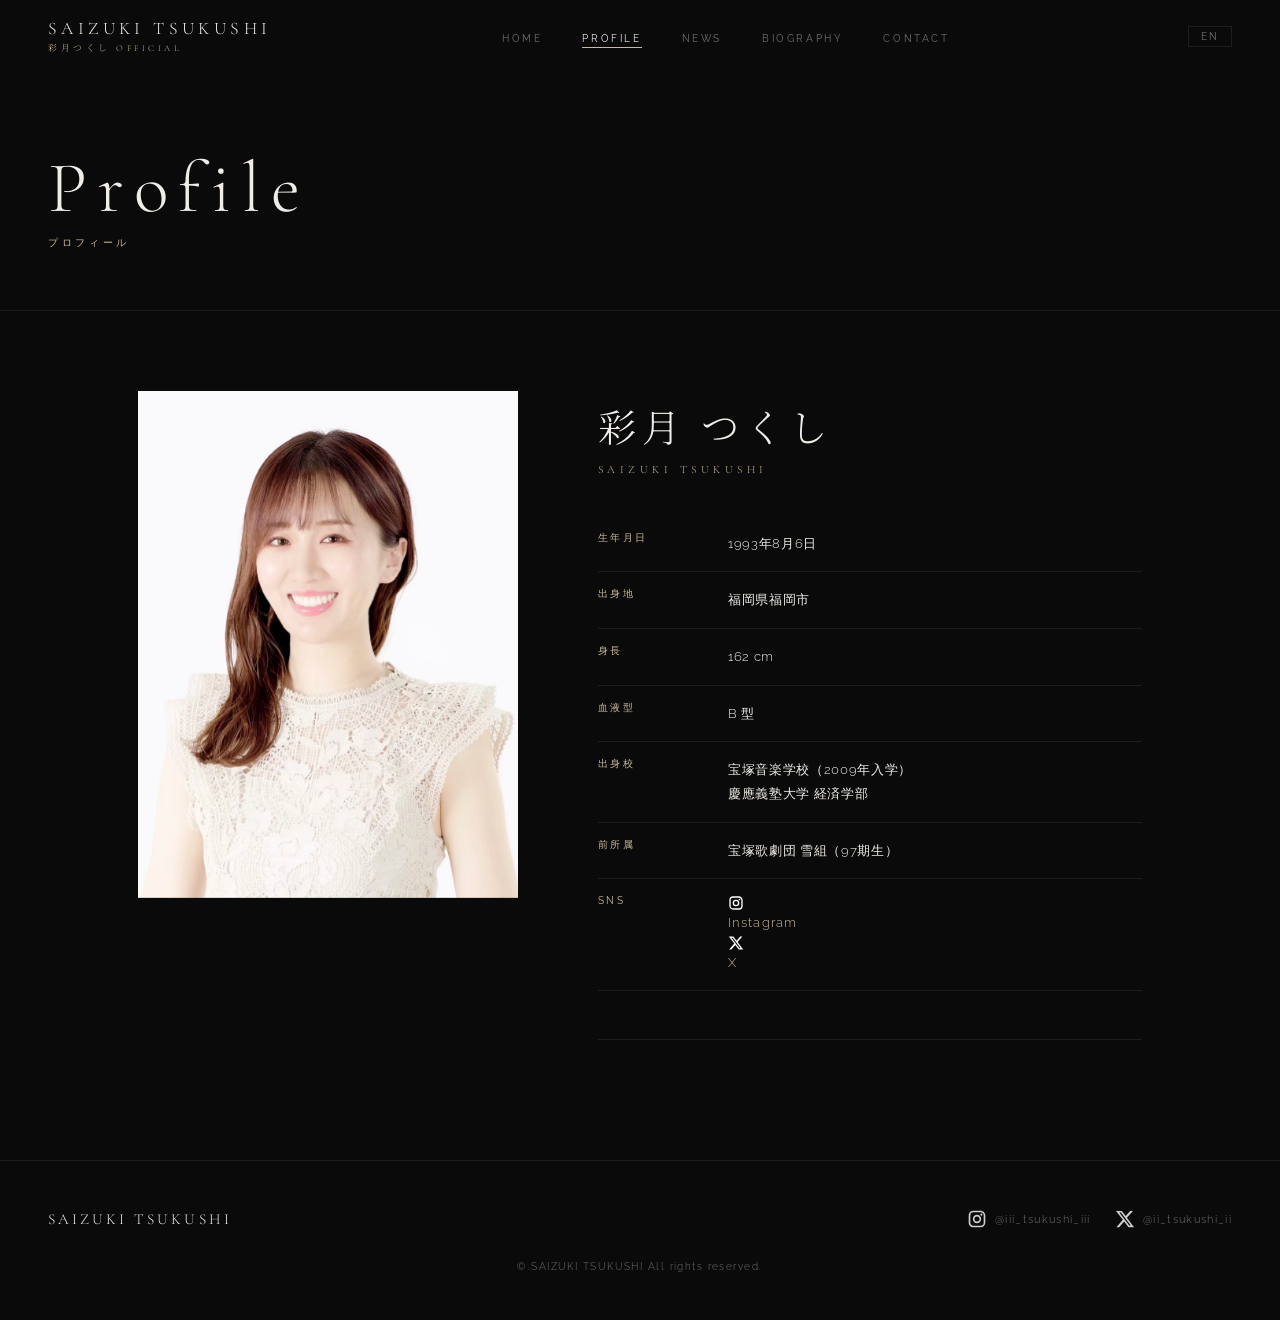
<file: profile.html>
<!DOCTYPE html>
<html lang="ja">
<head>
  <meta charset="UTF-8">
  <meta name="viewport" content="width=device-width, initial-scale=1.0">
  <title>Profile | 彩月つくし SAIZUKI TSUKUSHI Official Website</title>
  <meta name="description" content="彩月つくし プロフィール。元宝塚歌劇団雪組97期生。身長162cm。女優・タレントとして舞台・映像・MCなど幅広く活動中。">
  <meta property="og:type" content="website">
  <meta property="og:title" content="Profile | 彩月つくし">
  <meta property="og:url" content="https://www.saizuki.com/profile.html">
  <meta property="og:description" content="彩月つくし プロフィール。元宝塚歌劇団雪組97期生。女優・タレントとして活動中。">
  <meta property="og:image" content="https://www.saizuki.com/images/og-image.jpg">
  <meta property="twitter:card" content="summary_large_image">
  <link rel="canonical" href="https://www.saizuki.com/profile.html">
  <link rel="icon" type="image/svg+xml" href="images/favicon.svg">
  <link rel="alternate" hreflang="ja" href="https://www.saizuki.com/profile.html">
  <link rel="alternate" hreflang="en" href="https://www.saizuki.com/en/profile.html">
  <link rel="alternate" hreflang="x-default" href="https://www.saizuki.com/profile.html">
  <link rel="preconnect" href="https://fonts.googleapis.com">
  <link rel="preconnect" href="https://fonts.gstatic.com" crossorigin>
  <meta name="theme-color" content="#0a0a0a">
  <script type="application/ld+json">
  {
    "@context": "https://schema.org",
    "@type": "BreadcrumbList",
    "itemListElement": [
      { "@type": "ListItem", "position": 1, "name": "Home", "item": "https://www.saizuki.com/" },
      { "@type": "ListItem", "position": 2, "name": "Profile", "item": "https://www.saizuki.com/profile.html" }
    ]
  }
  </script>
  <link rel="stylesheet" href="css/style.css">
  <style>
    .profile-layout {
      display: grid;
      grid-template-columns: 380px 1fr;
      gap: 80px;
      max-width: 1100px;
      margin: 0 auto;
      padding: 80px 48px;
      align-items: start;
    }
    .profile-photo-wrap {
      position: sticky;
      top: calc(var(--nav-height) + 32px);
    }
    .profile-photo {
      width: 100%;
      aspect-ratio: 3/4;
      object-fit: cover;
      object-position: center top;
      /*
        ★ 写真の配置方法 ★
        images/profile.jpg に保存してください。
        推奨サイズ: 760×1014px 以上
      */
    }
    .profile-photo-placeholder {
      width: 100%;
      aspect-ratio: 3/4;
      background: var(--surface);
      border: 1px solid var(--border);
      display: flex;
      align-items: center;
      justify-content: center;
      color: var(--text-muted);
      font-size: 0.65rem;
      letter-spacing: 0.2em;
    }
    .profile-info { padding-top: 8px; }
    .profile-name-ja {
      font-family: 'Noto Serif JP', serif;
      font-size: clamp(1.8rem, 3vw, 2.4rem);
      font-weight: 300;
      letter-spacing: 0.15em;
      line-height: 1.4;
    }
    .profile-name-en {
      font-family: var(--font-display);
      font-size: 0.7rem;
      letter-spacing: 0.4em;
      color: var(--accent);
      text-transform: uppercase;
      margin-top: 10px;
      margin-bottom: 40px;
    }
    .profile-table {
      width: 100%;
      border-collapse: collapse;
      margin-bottom: 48px;
    }
    .profile-table tr {
      border-bottom: 1px solid var(--border);
    }
    .profile-table th {
      font-size: 0.6rem;
      letter-spacing: 0.25em;
      text-transform: uppercase;
      color: var(--accent);
      text-align: left;
      padding: 16px 24px 16px 0;
      white-space: nowrap;
      vertical-align: top;
      width: 130px;
      font-weight: 400;
    }
    .profile-table td {
      font-size: 0.82rem;
      font-weight: 300;
      letter-spacing: 0.05em;
      line-height: 1.8;
      padding: 16px 0;
      color: var(--text);
    }
    .profile-bio {
      font-size: 0.85rem;
      line-height: 2;
      font-weight: 300;
      letter-spacing: 0.08em;
      color: var(--text);
      border-top: 1px solid var(--border);
      padding-top: 40px;
    }
    .profile-bio p + p { margin-top: 1.5em; }
    .profile-sns {
      margin-top: 48px;
      display: flex;
      gap: 20px;
    }
    .profile-sns a {
      font-size: 0.6rem;
      letter-spacing: 0.3em;
      text-transform: uppercase;
      border: 1px solid var(--border);
      padding: 12px 28px;
      color: var(--text-muted);
      transition: border-color 0.3s, color 0.3s;
    }
    .profile-sns a:hover {
      border-color: var(--accent);
      color: var(--accent);
    }

    @media (max-width: 900px) {
      .profile-layout {
        grid-template-columns: 1fr;
        gap: 48px;
        padding: 60px 24px;
      }
      .profile-photo-wrap { position: static; }
      .profile-photo, .profile-photo-placeholder {
        max-width: 320px;
        margin: 0 auto;
      }
    }
  </style>
</head>
<body>

<nav class="nav">
  <a href="index.html" class="nav-logo">
    Saizuki Tsukushi
    <span>彩月つくし Official</span>
  </a>
  <ul class="nav-links">
    <li><a href="index.html">Home</a></li>
    <li><a href="profile.html">Profile</a></li>
    <li><a href="news.html">News</a></li>
    <li><a href="biography.html">Biography</a></li>
    <li><a href="contact.html">Contact</a></li>
  </ul>
  <div style="display:flex;align-items:center;gap:16px;">
    <a href="en/profile.html" class="nav-lang">EN</a>
    <button class="nav-toggle" aria-label="メニュー">
      <span></span><span></span><span></span>
    </button>
  </div>
</nav>
<div class="nav-mobile">
  <a href="index.html">Home</a>
  <a href="profile.html">Profile</a>
  <a href="news.html">News</a>
  <a href="biography.html">Biography</a>
  <a href="contact.html">Contact</a>
  <a href="en/profile.html" style="font-size:0.9rem;color:var(--accent);margin-top:20px;">English</a>
</div>

<main>
<div class="page-header">
  <h1 class="page-header-en">Profile</h1>
  <p class="page-header-ja">プロフィール</p>
</div>

<div class="profile-layout">
  <!-- 写真 -->
  <div class="profile-photo-wrap fade-in">
    <img src="images/profile.jpg" alt="彩月つくし プロフィール写真"
         class="profile-photo"
         onerror="this.style.display='none'; this.nextElementSibling.style.display='flex';">
    <div class="profile-photo-placeholder" style="display:none;">
      Photo<br>profile.jpg
    </div>
  </div>

  <!-- テキスト情報 -->
  <div class="profile-info fade-in">
    <p class="profile-name-ja">彩月 つくし</p>
    <p class="profile-name-en">SAIZUKI TSUKUSHI</p>

    <table class="profile-table">
      <tr>
        <th>生年月日</th>
        <td>1993年8月6日</td>
      </tr>
      <tr>
        <th>出身地</th>
        <td>福岡県福岡市</td>
      </tr>
      <tr>
        <th>身長</th>
        <td>162 cm</td>
      </tr>
      <tr>
        <th>血液型</th>
        <td>B 型</td>
      </tr>
      <tr>
        <th>出身校</th>
        <td>宝塚音楽学校（2009年入学）<br>慶應義塾大学 経済学部</td>
      </tr>
      <tr>
        <th>前所属</th>
        <td>宝塚歌劇団 雪組（97期生）</td>
      </tr>
      <tr>
        <th>SNS</th>
        <td>
          <a href="https://www.instagram.com/iii_tsukushi_iii/" target="_blank" rel="noopener"
             style="color:var(--accent); letter-spacing:0.1em;"><img src="images/instagram-logo.svg" alt="Instagram" width="16" height="16" style="vertical-align:middle; margin-right:4px;">Instagram</a>
          &ensp;&ensp;
          <a href="https://x.com/ii_tsukushi_ii" target="_blank" rel="noopener"
             style="color:var(--accent); letter-spacing:0.1em;"><img src="images/x-logo.svg" alt="X" width="16" height="16" style="vertical-align:middle; margin-right:4px;">X</a>
        </td>
      </tr>
    </table>

    <div class="profile-bio">
      <!--
        ★ プロフィール文をここに入力してください ★
      -->
    </div>

  </div>
</div>
</main>

<footer>
  <div class="footer-logo">SAIZUKI TSUKUSHI</div>
  <div class="footer-sns">
    <a href="https://www.instagram.com/iii_tsukushi_iii/" target="_blank" rel="noopener"><img src="images/instagram-logo.svg" alt="Instagram" width="24" height="24"><span>@iii_tsukushi_iii</span></a>
    <a href="https://x.com/ii_tsukushi_ii" target="_blank" rel="noopener"><img src="images/x-logo.svg" alt="X" width="24" height="24"><span>@ii_tsukushi_ii</span></a>
  </div>
  <p class="footer-copy">© SAIZUKI TSUKUSHI All rights reserved.</p>
</footer>

<script src="js/main.js"></script>
</body>
</html>
</file>
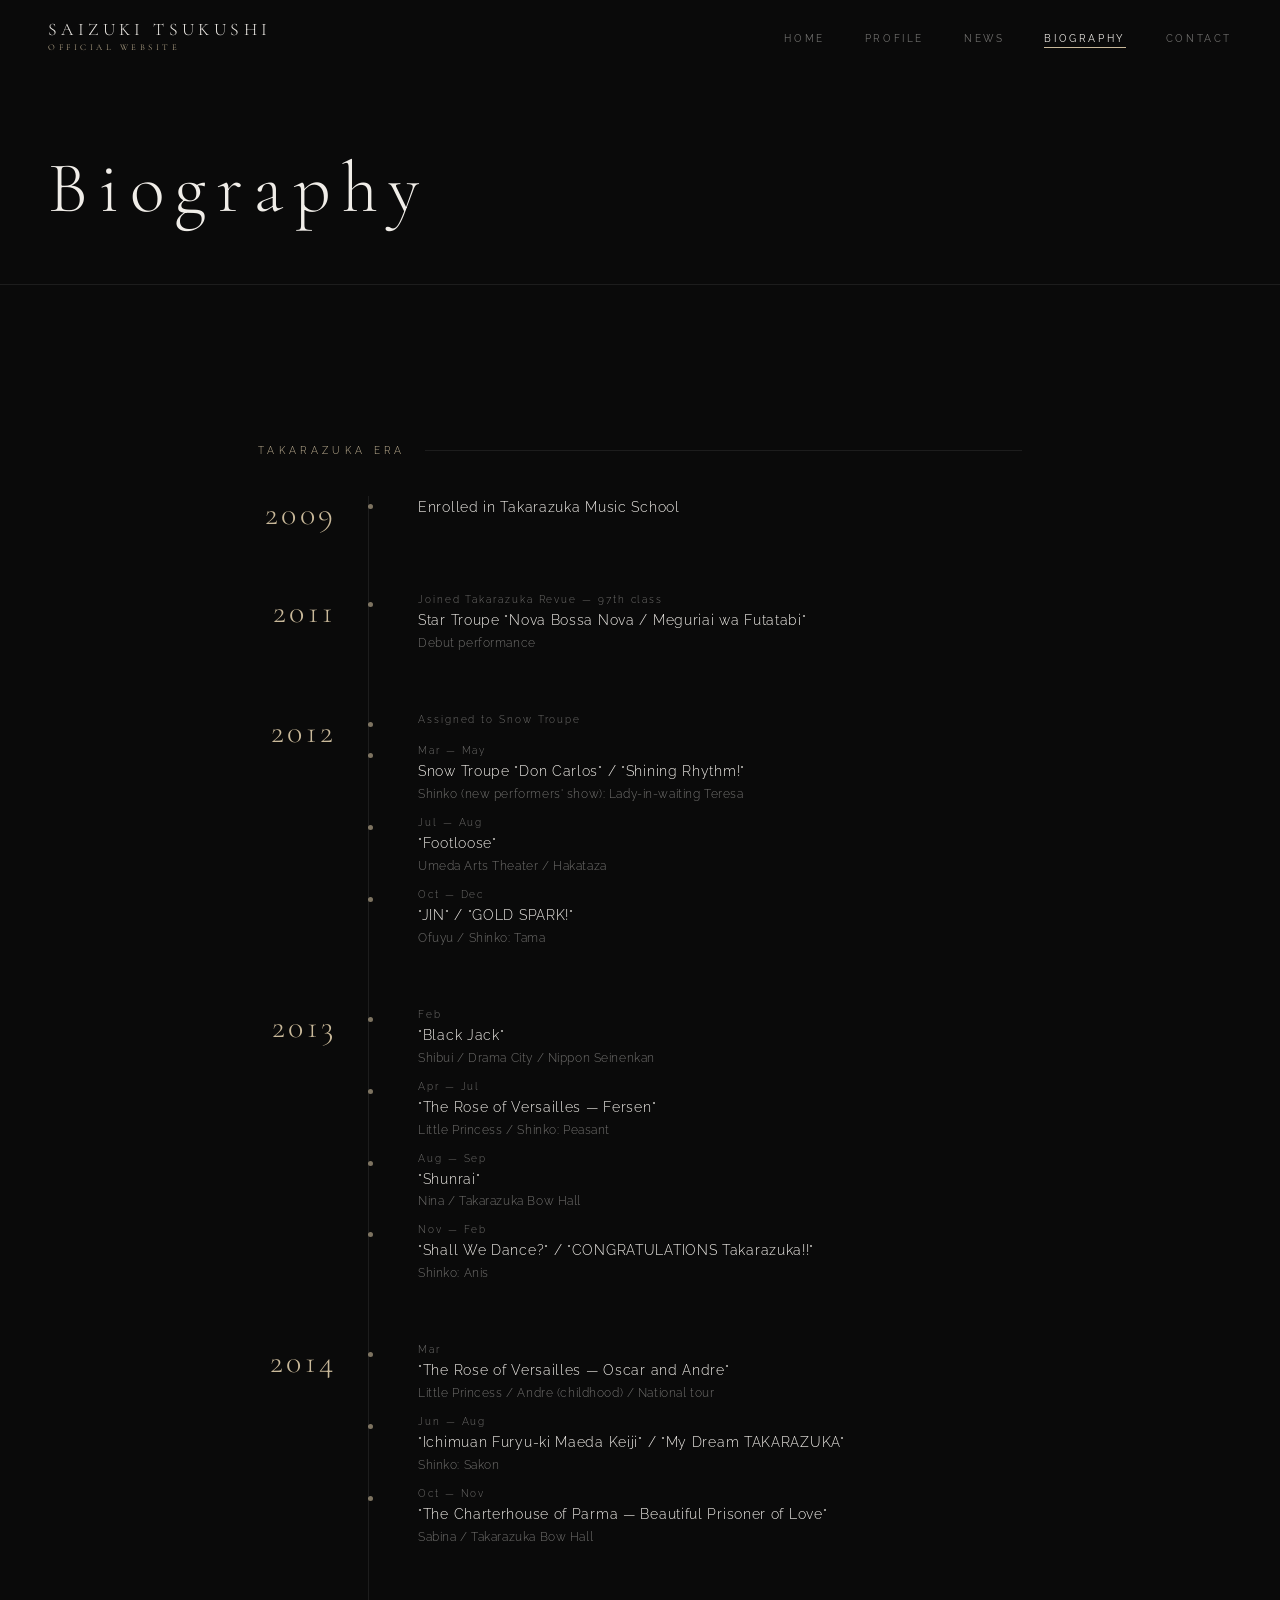
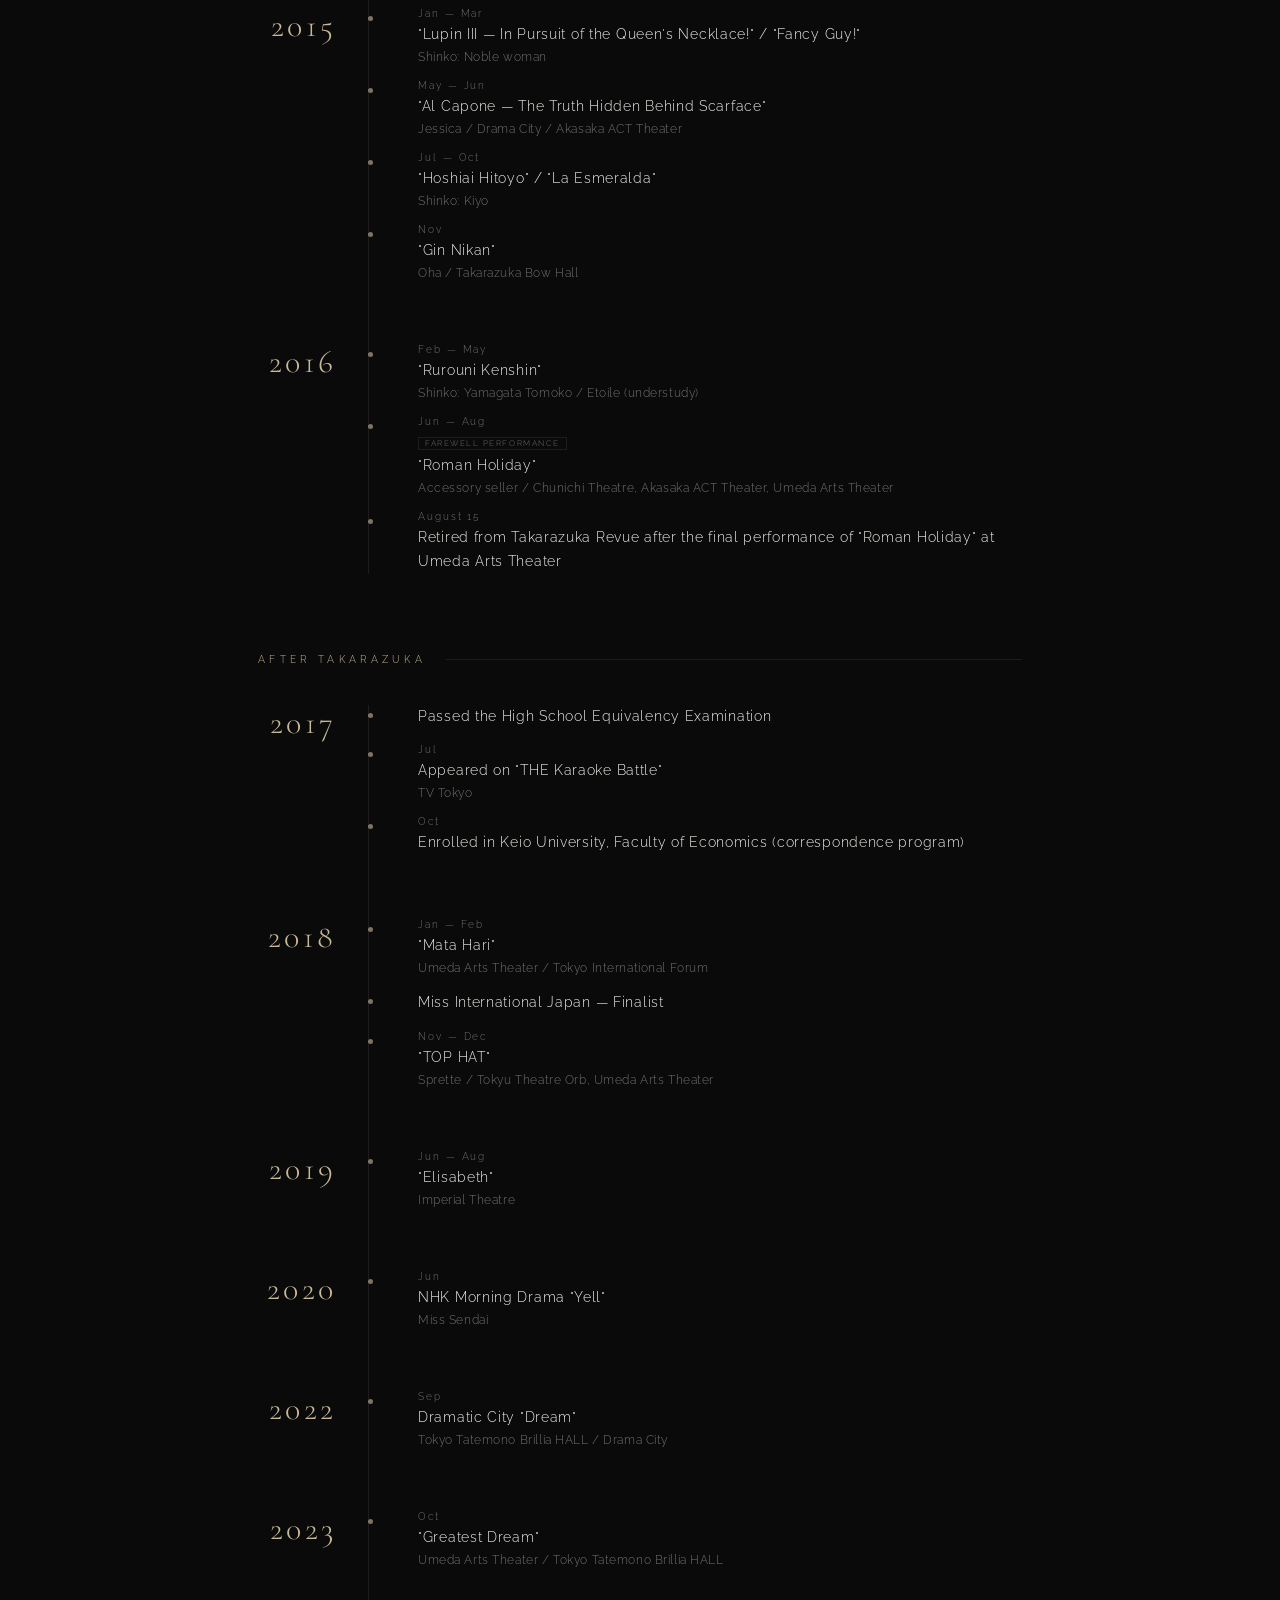
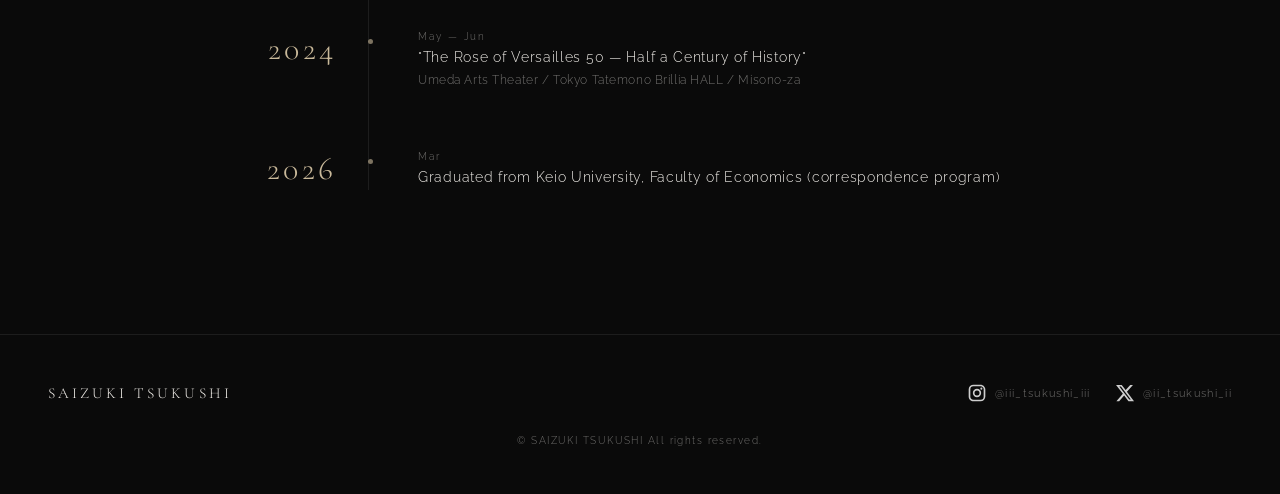
<file: en/biography.html>
<!DOCTYPE html>
<html lang="en">
<head>
  <meta charset="UTF-8">
  <meta name="viewport" content="width=device-width, initial-scale=1.0">
  <title>Biography | SAIZUKI TSUKUSHI Official Website</title>
  <meta name="description" content="Saizuki Tsukushi biography. Joined Takarazuka Revue as 97th class, performed with Snow Troupe, and continued her career in stage and screen after retirement.">
  <meta property="og:type" content="website">
  <meta property="og:title" content="Biography | Saizuki Tsukushi">
  <meta property="og:url" content="https://www.saizuki.com/en/biography.html">
  <meta property="og:description" content="Saizuki Tsukushi biography. Joined Takarazuka Revue as 97th class, performed with Snow Troupe, and continued her career in stage and screen after retirement.">
  <meta property="og:image" content="https://www.saizuki.com/images/og-image.jpg">
  <meta property="twitter:card" content="summary_large_image">
  <link rel="canonical" href="https://www.saizuki.com/en/biography.html">
  <link rel="icon" type="image/svg+xml" href="../images/favicon.svg">
  <link rel="preconnect" href="https://fonts.googleapis.com">
  <link rel="preconnect" href="https://fonts.gstatic.com" crossorigin>
  <meta name="theme-color" content="#0a0a0a">
  <script type="application/ld+json">
  {
    "@context": "https://schema.org",
    "@type": "BreadcrumbList",
    "itemListElement": [
      { "@type": "ListItem", "position": 1, "name": "Home", "item": "https://www.saizuki.com/en/" },
      { "@type": "ListItem", "position": 2, "name": "Biography", "item": "https://www.saizuki.com/en/biography.html" }
    ]
  }
  </script>
  <link rel="stylesheet" href="../css/style.css">
  <style>
    .bio-wrap {
      max-width: 860px;
      margin: 0 auto;
      padding: 80px 48px;
    }

    /* Timeline */
    .timeline { position: relative; }
    .timeline::before {
      content: '';
      position: absolute;
      left: 110px;
      top: 0; bottom: 0;
      width: 1px;
      background: var(--border);
    }
    .timeline-year-block { margin-bottom: 64px; }
    .timeline-year {
      font-family: var(--font-display);
      font-size: 2rem;
      font-weight: 300;
      letter-spacing: 0.1em;
      color: var(--accent);
      width: 110px;
      padding-right: 32px;
      text-align: right;
      float: left;
      line-height: 1;
      padding-top: 2px;
    }
    .timeline-events {
      margin-left: 140px;
      display: flex;
      flex-direction: column;
      gap: 16px;
    }
    .timeline-event {
      position: relative;
      padding-left: 20px;
    }
    .timeline-event::before {
      content: '';
      position: absolute;
      left: -30px; top: 8px;
      width: 5px; height: 5px;
      border-radius: 50%;
      background: var(--accent);
      opacity: 0.6;
    }
    .timeline-period {
      font-size: 0.6rem;
      letter-spacing: 0.2em;
      color: var(--text-muted);
      margin-bottom: 4px;
    }
    .timeline-title {
      font-size: 0.88rem;
      font-weight: 300;
      letter-spacing: 0.05em;
      line-height: 1.7;
    }
    .timeline-role {
      font-size: 0.72rem;
      color: var(--text-muted);
      margin-top: 3px;
      letter-spacing: 0.05em;
    }
    .timeline-tag {
      display: inline-block;
      font-size: 0.48rem;
      letter-spacing: 0.2em;
      text-transform: uppercase;
      border: 1px solid var(--border);
      color: var(--text-muted);
      padding: 1px 6px;
      margin-right: 6px;
      margin-bottom: 4px;
    }
    .clearfix::after { content: ''; display: table; clear: both; }

    .bio-section-label {
      font-size: 0.6rem;
      letter-spacing: 0.45em;
      color: var(--accent);
      text-transform: uppercase;
      margin-bottom: 40px;
      margin-top: 80px;
      display: flex;
      align-items: center;
      gap: 20px;
    }
    .bio-section-label::after {
      content: ''; flex: 1; height: 1px; background: var(--border);
    }

    @media (max-width: 768px) {
      .bio-wrap { padding: 60px 24px; }
      .timeline::before { left: 0; }
      .timeline-year {
        float: none;
        width: auto;
        text-align: left;
        padding-right: 0;
        margin-bottom: 16px;
        font-size: 1.5rem;
      }
      .timeline-events { margin-left: 20px; }
      .timeline-event::before { left: -20px; }
    }
  </style>
</head>
<body>

<nav class="nav">
  <a href="index.html" class="nav-logo">
    Saizuki Tsukushi
    <span>Official Website</span>
  </a>
  <ul class="nav-links">
    <li><a href="index.html">Home</a></li>
    <li><a href="profile.html">Profile</a></li>
    <li><a href="news.html">News</a></li>
    <li><a href="biography.html">Biography</a></li>
    <li><a href="contact.html">Contact</a></li>
  </ul>
  <button class="nav-toggle" aria-label="Menu">
    <span></span><span></span><span></span>
  </button>
</nav>
<div class="nav-mobile">
  <a href="index.html">Home</a>
  <a href="profile.html">Profile</a>
  <a href="news.html">News</a>
  <a href="biography.html">Biography</a>
  <a href="contact.html">Contact</a>
</div>

<main>
<div class="page-header">
  <h1 class="page-header-en">Biography</h1>
</div>

<div class="bio-wrap">

  <!-- Takarazuka Era -->
  <p class="bio-section-label">Takarazuka Era</p>

  <div class="timeline">

    <div class="timeline-year-block clearfix fade-in">
      <div class="timeline-year">2009</div>
      <div class="timeline-events">
        <div class="timeline-event">
          <p class="timeline-title">Enrolled in Takarazuka Music School</p>
        </div>
      </div>
    </div>

    <div class="timeline-year-block clearfix fade-in">
      <div class="timeline-year">2011</div>
      <div class="timeline-events">
        <div class="timeline-event">
          <p class="timeline-period">Joined Takarazuka Revue — 97th class</p>
          <p class="timeline-title">Star Troupe "Nova Bossa Nova / Meguriai wa Futatabi"</p>
          <p class="timeline-role">Debut performance</p>
        </div>
      </div>
    </div>

    <div class="timeline-year-block clearfix fade-in">
      <div class="timeline-year">2012</div>
      <div class="timeline-events">
        <div class="timeline-event">
          <p class="timeline-period">Assigned to Snow Troupe</p>
        </div>
        <div class="timeline-event">
          <p class="timeline-period">Mar — May</p>
          <p class="timeline-title">Snow Troupe "Don Carlos" / "Shining Rhythm!"</p>
          <p class="timeline-role">Shinko (new performers' show): Lady-in-waiting Teresa</p>
        </div>
        <div class="timeline-event">
          <p class="timeline-period">Jul — Aug</p>
          <p class="timeline-title">"Footloose"</p>
          <p class="timeline-role">Umeda Arts Theater / Hakataza</p>
        </div>
        <div class="timeline-event">
          <p class="timeline-period">Oct — Dec</p>
          <p class="timeline-title">"JIN" / "GOLD SPARK!"</p>
          <p class="timeline-role">Ofuyu / Shinko: Tama</p>
        </div>
      </div>
    </div>

    <div class="timeline-year-block clearfix fade-in">
      <div class="timeline-year">2013</div>
      <div class="timeline-events">
        <div class="timeline-event">
          <p class="timeline-period">Feb</p>
          <p class="timeline-title">"Black Jack"</p>
          <p class="timeline-role">Shibui / Drama City / Nippon Seinenkan</p>
        </div>
        <div class="timeline-event">
          <p class="timeline-period">Apr — Jul</p>
          <p class="timeline-title">"The Rose of Versailles — Fersen"</p>
          <p class="timeline-role">Little Princess / Shinko: Peasant</p>
        </div>
        <div class="timeline-event">
          <p class="timeline-period">Aug — Sep</p>
          <p class="timeline-title">"Shunrai"</p>
          <p class="timeline-role">Nina / Takarazuka Bow Hall</p>
        </div>
        <div class="timeline-event">
          <p class="timeline-period">Nov — Feb</p>
          <p class="timeline-title">"Shall We Dance?" / "CONGRATULATIONS Takarazuka!!"</p>
          <p class="timeline-role">Shinko: Anis</p>
        </div>
      </div>
    </div>

    <div class="timeline-year-block clearfix fade-in">
      <div class="timeline-year">2014</div>
      <div class="timeline-events">
        <div class="timeline-event">
          <p class="timeline-period">Mar</p>
          <p class="timeline-title">"The Rose of Versailles — Oscar and Andre"</p>
          <p class="timeline-role">Little Princess / Andre (childhood) / National tour</p>
        </div>
        <div class="timeline-event">
          <p class="timeline-period">Jun — Aug</p>
          <p class="timeline-title">"Ichimuan Furyu-ki Maeda Keiji" / "My Dream TAKARAZUKA"</p>
          <p class="timeline-role">Shinko: Sakon</p>
        </div>
        <div class="timeline-event">
          <p class="timeline-period">Oct — Nov</p>
          <p class="timeline-title">"The Charterhouse of Parma — Beautiful Prisoner of Love"</p>
          <p class="timeline-role">Sabina / Takarazuka Bow Hall</p>
        </div>
      </div>
    </div>

    <div class="timeline-year-block clearfix fade-in">
      <div class="timeline-year">2015</div>
      <div class="timeline-events">
        <div class="timeline-event">
          <p class="timeline-period">Jan — Mar</p>
          <p class="timeline-title">"Lupin III — In Pursuit of the Queen's Necklace!" / "Fancy Guy!"</p>
          <p class="timeline-role">Shinko: Noble woman</p>
        </div>
        <div class="timeline-event">
          <p class="timeline-period">May — Jun</p>
          <p class="timeline-title">"Al Capone — The Truth Hidden Behind Scarface"</p>
          <p class="timeline-role">Jessica / Drama City / Akasaka ACT Theater</p>
        </div>
        <div class="timeline-event">
          <p class="timeline-period">Jul — Oct</p>
          <p class="timeline-title">"Hoshiai Hitoyo" / "La Esmeralda"</p>
          <p class="timeline-role">Shinko: Kiyo</p>
        </div>
        <div class="timeline-event">
          <p class="timeline-period">Nov</p>
          <p class="timeline-title">"Gin Nikan"</p>
          <p class="timeline-role">Oha / Takarazuka Bow Hall</p>
        </div>
      </div>
    </div>

    <div class="timeline-year-block clearfix fade-in">
      <div class="timeline-year">2016</div>
      <div class="timeline-events">
        <div class="timeline-event">
          <p class="timeline-period">Feb — May</p>
          <p class="timeline-title">"Rurouni Kenshin"</p>
          <p class="timeline-role">Shinko: Yamagata Tomoko / Etoile (understudy)</p>
        </div>
        <div class="timeline-event">
          <p class="timeline-period">Jun — Aug</p>
          <span class="timeline-tag">Farewell performance</span>
          <p class="timeline-title">"Roman Holiday"</p>
          <p class="timeline-role">Accessory seller / Chunichi Theatre, Akasaka ACT Theater, Umeda Arts Theater</p>
        </div>
        <div class="timeline-event">
          <p class="timeline-period">August 15</p>
          <p class="timeline-title">Retired from Takarazuka Revue after the final performance of "Roman Holiday" at Umeda Arts Theater</p>
        </div>
      </div>
    </div>

  </div><!-- /timeline -->

  <!-- After Takarazuka -->
  <p class="bio-section-label">After Takarazuka</p>

  <div class="timeline">
    <div class="timeline-year-block clearfix fade-in">
      <div class="timeline-year">2017</div>
      <div class="timeline-events">
        <div class="timeline-event">
          <p class="timeline-title">Passed the High School Equivalency Examination</p>
        </div>
        <div class="timeline-event">
          <p class="timeline-period">Jul</p>
          <p class="timeline-title">Appeared on "THE Karaoke Battle"</p>
          <p class="timeline-role">TV Tokyo</p>
        </div>
        <div class="timeline-event">
          <p class="timeline-period">Oct</p>
          <p class="timeline-title">Enrolled in Keio University, Faculty of Economics (correspondence program)</p>
        </div>
      </div>
    </div>

    <div class="timeline-year-block clearfix fade-in">
      <div class="timeline-year">2018</div>
      <div class="timeline-events">
        <div class="timeline-event">
          <p class="timeline-period">Jan — Feb</p>
          <p class="timeline-title">"Mata Hari"</p>
          <p class="timeline-role">Umeda Arts Theater / Tokyo International Forum</p>
        </div>
        <div class="timeline-event">
          <p class="timeline-title">Miss International Japan — Finalist</p>
        </div>
        <div class="timeline-event">
          <p class="timeline-period">Nov — Dec</p>
          <p class="timeline-title">"TOP HAT"</p>
          <p class="timeline-role">Sprette / Tokyu Theatre Orb, Umeda Arts Theater</p>
        </div>
      </div>
    </div>

    <div class="timeline-year-block clearfix fade-in">
      <div class="timeline-year">2019</div>
      <div class="timeline-events">
        <div class="timeline-event">
          <p class="timeline-period">Jun — Aug</p>
          <p class="timeline-title">"Elisabeth"</p>
          <p class="timeline-role">Imperial Theatre</p>
        </div>
      </div>
    </div>

    <div class="timeline-year-block clearfix fade-in">
      <div class="timeline-year">2020</div>
      <div class="timeline-events">
        <div class="timeline-event">
          <p class="timeline-period">Jun</p>
          <p class="timeline-title">NHK Morning Drama "Yell"</p>
          <p class="timeline-role">Miss Sendai</p>
        </div>
      </div>
    </div>

    <div class="timeline-year-block clearfix fade-in">
      <div class="timeline-year">2022</div>
      <div class="timeline-events">
        <div class="timeline-event">
          <p class="timeline-period">Sep</p>
          <p class="timeline-title">Dramatic City "Dream"</p>
          <p class="timeline-role">Tokyo Tatemono Brillia HALL / Drama City</p>
        </div>
      </div>
    </div>

    <div class="timeline-year-block clearfix fade-in">
      <div class="timeline-year">2023</div>
      <div class="timeline-events">
        <div class="timeline-event">
          <p class="timeline-period">Oct</p>
          <p class="timeline-title">"Greatest Dream"</p>
          <p class="timeline-role">Umeda Arts Theater / Tokyo Tatemono Brillia HALL</p>
        </div>
      </div>
    </div>

    <div class="timeline-year-block clearfix fade-in">
      <div class="timeline-year">2024</div>
      <div class="timeline-events">
        <div class="timeline-event">
          <p class="timeline-period">May — Jun</p>
          <p class="timeline-title">"The Rose of Versailles 50 — Half a Century of History"</p>
          <p class="timeline-role">Umeda Arts Theater / Tokyo Tatemono Brillia HALL / Misono-za</p>
        </div>
      </div>
    </div>

    <div class="timeline-year-block clearfix fade-in">
      <div class="timeline-year">2026</div>
      <div class="timeline-events">
        <div class="timeline-event">
          <p class="timeline-period">Mar</p>
          <p class="timeline-title">Graduated from Keio University, Faculty of Economics (correspondence program)</p>
        </div>
      </div>
    </div>

  </div>

</div><!-- /bio-wrap -->
</main>

<footer>
  <div class="footer-logo">SAIZUKI TSUKUSHI</div>
  <div class="footer-sns">
    <a href="https://www.instagram.com/iii_tsukushi_iii/" target="_blank" rel="noopener"><img src="../images/instagram-logo.svg" alt="Instagram" width="24" height="24"><span>@iii_tsukushi_iii</span></a>
    <a href="https://x.com/ii_tsukushi_ii" target="_blank" rel="noopener"><img src="../images/x-logo.svg" alt="X" width="24" height="24"><span>@ii_tsukushi_ii</span></a>
  </div>
  <p class="footer-copy">&copy; SAIZUKI TSUKUSHI All rights reserved.</p>
</footer>

<script src="../js/main.js"></script>
</body>
</html>
</file>
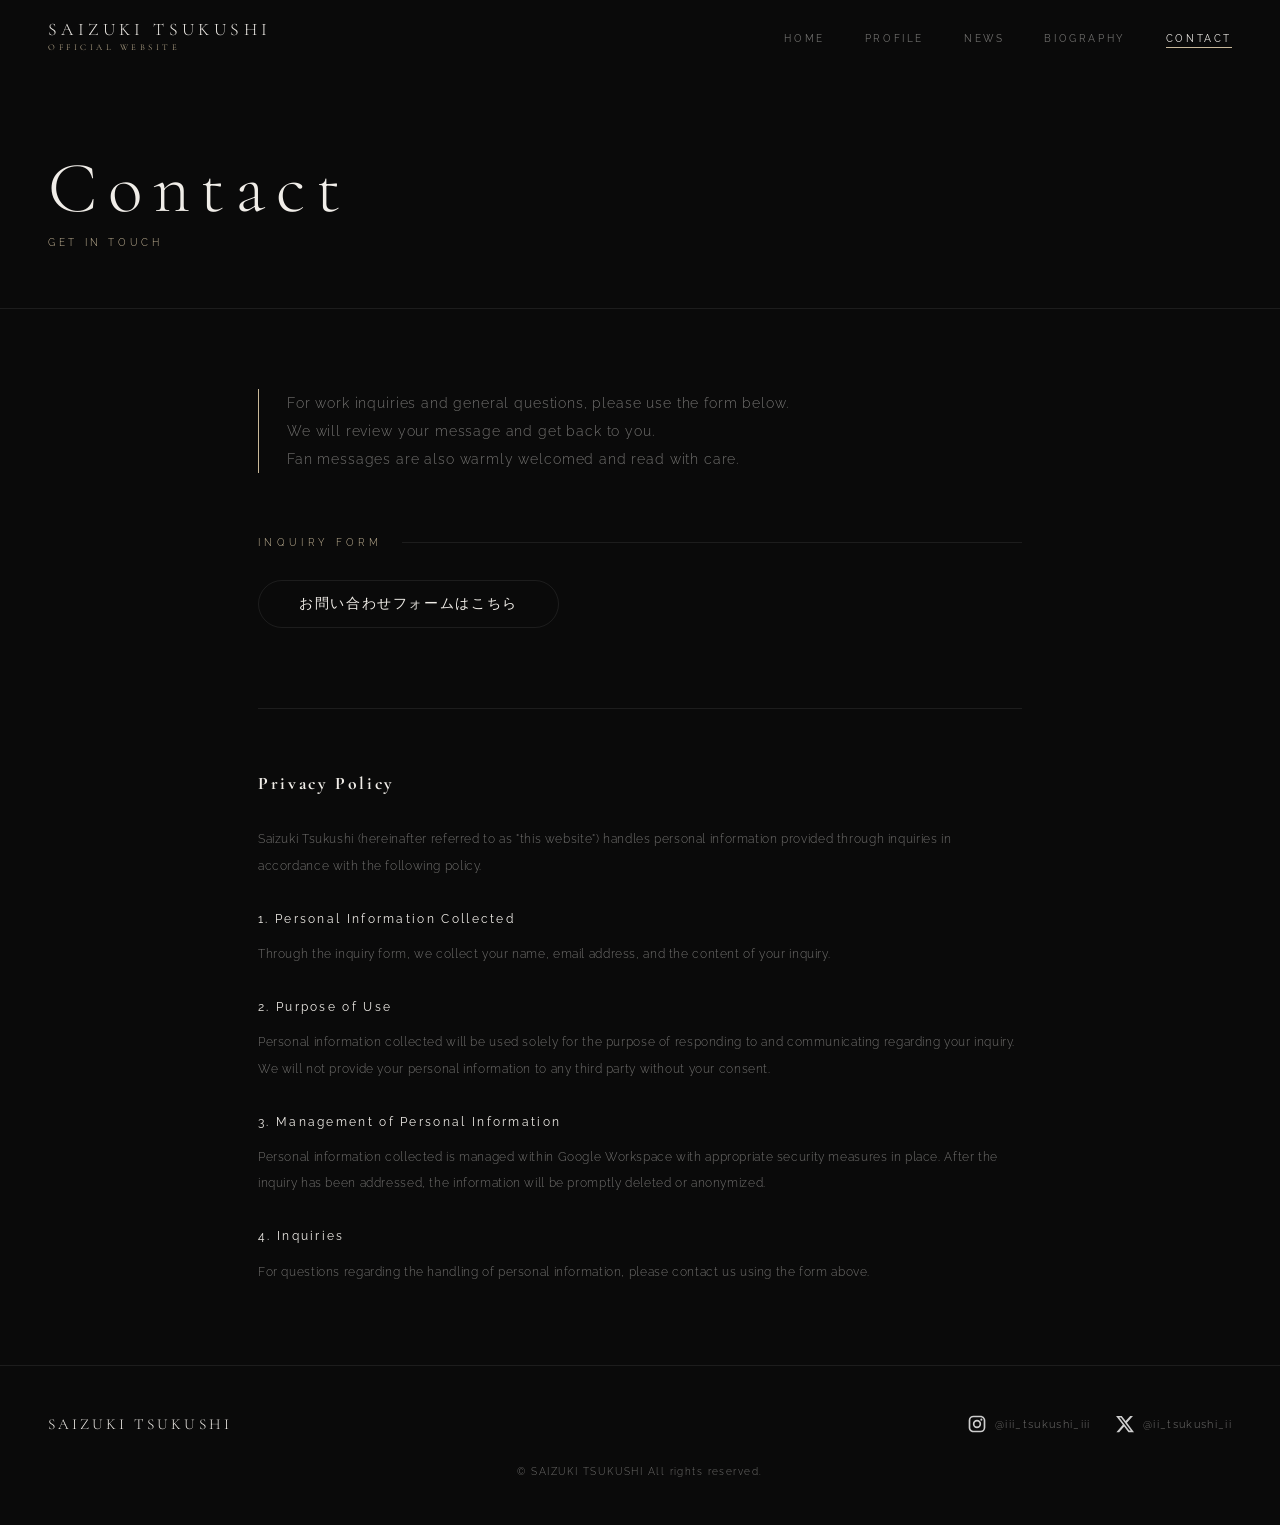
<file: en/contact.html>
<!DOCTYPE html>
<html lang="en">
<head>
  <meta charset="UTF-8">
  <meta name="viewport" content="width=device-width, initial-scale=1.0">
  <title>Contact | SAIZUKI TSUKUSHI Official Website</title>
  <meta name="description" content="Contact Saizuki Tsukushi for work inquiries, media requests, and general questions. Fan messages are also welcome.">
  <meta property="og:type" content="website">
  <meta property="og:title" content="Contact | Saizuki Tsukushi">
  <meta property="og:url" content="https://www.saizuki.com/en/contact.html">
  <meta property="og:description" content="Contact Saizuki Tsukushi for work inquiries, media requests, and general questions. Fan messages are also welcome.">
  <meta property="og:image" content="https://www.saizuki.com/images/og-image.jpg">
  <meta property="twitter:card" content="summary_large_image">
  <link rel="canonical" href="https://www.saizuki.com/en/contact.html">
  <link rel="icon" type="image/svg+xml" href="../images/favicon.svg">
  <link rel="preconnect" href="https://fonts.googleapis.com">
  <link rel="preconnect" href="https://fonts.gstatic.com" crossorigin>
  <meta name="theme-color" content="#0a0a0a">
  <script type="application/ld+json">
  {
    "@context": "https://schema.org",
    "@type": "BreadcrumbList",
    "itemListElement": [
      { "@type": "ListItem", "position": 1, "name": "Home", "item": "https://www.saizuki.com/en/" },
      { "@type": "ListItem", "position": 2, "name": "Contact", "item": "https://www.saizuki.com/en/contact.html" }
    ]
  }
  </script>
  <link rel="stylesheet" href="../css/style.css">
  <style>
    .contact-wrap {
      max-width: 860px;
      margin: 0 auto;
      padding: 80px 48px;
    }
    .contact-intro {
      font-size: 0.88rem;
      font-weight: 300;
      line-height: 2;
      letter-spacing: 0.06em;
      color: var(--text-muted);
      margin-bottom: 64px;
      border-left: 1px solid var(--accent);
      padding-left: 28px;
    }
    .contact-types {
      display: grid;
      grid-template-columns: repeat(auto-fit, minmax(200px, 1fr));
      gap: 1px;
      margin-bottom: 80px;
      background: var(--border);
    }
    .contact-type {
      background: var(--bg);
      padding: 32px 28px;
    }
    .contact-type-icon {
      font-size: 1.2rem;
      margin-bottom: 14px;
    }
    .contact-type-title {
      font-family: var(--font-display);
      font-size: 0.95rem;
      letter-spacing: 0.1em;
      margin-bottom: 8px;
    }
    .contact-type-desc {
      font-size: 0.7rem;
      letter-spacing: 0.05em;
      line-height: 1.8;
      color: var(--text-muted);
    }

    /* Google Form embed */
    .form-section { margin-bottom: 80px; }
    .form-label {
      font-size: 0.6rem;
      letter-spacing: 0.45em;
      color: var(--accent);
      text-transform: uppercase;
      margin-bottom: 32px;
      display: flex;
      align-items: center;
      gap: 20px;
    }
    .form-label::after { content: ''; flex: 1; height: 1px; background: var(--border); }
    .form-embed-wrap {
      position: relative;
      background: var(--surface);
      border: 1px solid var(--border);
    }
    .form-embed-wrap iframe {
      width: 100%;
      min-height: 900px;
      border: none;
      display: block;
      filter: invert(0.92) hue-rotate(180deg);
    }

    /* Placeholder when form URL is not configured */
    .form-placeholder {
      padding: 60px 48px;
      text-align: center;
    }
    .form-placeholder p {
      font-size: 0.8rem;
      color: var(--text-muted);
      line-height: 2;
      letter-spacing: 0.05em;
    }
    .form-placeholder code {
      display: inline-block;
      background: var(--bg);
      border: 1px solid var(--border);
      padding: 4px 12px;
      font-size: 0.72rem;
      letter-spacing: 0.05em;
      margin-top: 16px;
      color: var(--accent);
    }

    /* Privacy Policy */
    .privacy-section {
      border-top: 1px solid var(--border);
      padding-top: 64px;
    }
    .privacy-title {
      font-family: var(--font-display);
      font-size: 1.1rem;
      letter-spacing: 0.15em;
      margin-bottom: 32px;
    }
    .privacy-text {
      font-size: 0.78rem;
      font-weight: 300;
      line-height: 2.1;
      letter-spacing: 0.05em;
      color: var(--text-muted);
    }
    .privacy-text h3 {
      font-size: 0.72rem;
      letter-spacing: 0.2em;
      color: var(--text);
      margin: 28px 0 10px;
      font-weight: 400;
    }

    @media (max-width: 768px) {
      .contact-wrap { padding: 60px 24px; }
      .form-embed-wrap iframe { min-height: 1100px; }
      .form-placeholder { padding: 40px 24px; }
    }
  </style>
</head>
<body>

<nav class="nav">
  <a href="index.html" class="nav-logo">
    Saizuki Tsukushi
    <span>Official Website</span>
  </a>
  <ul class="nav-links">
    <li><a href="index.html">Home</a></li>
    <li><a href="profile.html">Profile</a></li>
    <li><a href="news.html">News</a></li>
    <li><a href="biography.html">Biography</a></li>
    <li><a href="contact.html">Contact</a></li>
  </ul>
  <button class="nav-toggle" aria-label="Menu">
    <span></span><span></span><span></span>
  </button>
</nav>
<div class="nav-mobile">
  <a href="index.html">Home</a>
  <a href="profile.html">Profile</a>
  <a href="news.html">News</a>
  <a href="biography.html">Biography</a>
  <a href="contact.html">Contact</a>
</div>

<main>
<div class="page-header">
  <h1 class="page-header-en">Contact</h1>
  <p class="page-header-ja">Get in Touch</p>
</div>

<div class="contact-wrap">

  <p class="contact-intro fade-in">
    For work inquiries and general questions, please use the form below.<br>
    We will review your message and get back to you.<br>
    Fan messages are also warmly welcomed and read with care.
  </p>

  <!-- Form -->
  <div class="form-section fade-in">
    <p class="form-label">Inquiry Form</p>
    <a href="https://docs.google.com/forms/d/e/1FAIpQLSd6cxWL460PUx82Zjal5-4udV_8e1cYLf7YnZGnyu8Vn2b1Mg/viewform" target="_blank" class="btn-outline" style="text-decoration: none;">
      お問い合わせフォームはこちら
    </a>
  </div>

  <!-- Privacy Policy -->
  <div class="privacy-section fade-in">
    <h2 class="privacy-title">Privacy Policy</h2>
    <div class="privacy-text">
      <p>
        Saizuki Tsukushi (hereinafter referred to as "this website") handles personal information
        provided through inquiries in accordance with the following policy.
      </p>

      <h3>1. Personal Information Collected</h3>
      <p>Through the inquiry form, we collect your name, email address, and the content of your inquiry.</p>

      <h3>2. Purpose of Use</h3>
      <p>
        Personal information collected will be used solely for the purpose of responding to and communicating
        regarding your inquiry. We will not provide your personal information to any third party without your consent.
      </p>

      <h3>3. Management of Personal Information</h3>
      <p>
        Personal information collected is managed within Google Workspace with appropriate security measures
        in place. After the inquiry has been addressed, the information will be promptly deleted or anonymized.
      </p>

      <h3>4. Inquiries</h3>
      <p>
        For questions regarding the handling of personal information, please contact us using the form above.
      </p>
    </div>
  </div>

</div><!-- /contact-wrap -->
</main>

<footer>
  <div class="footer-logo">SAIZUKI TSUKUSHI</div>
  <div class="footer-sns">
    <a href="https://www.instagram.com/iii_tsukushi_iii/" target="_blank" rel="noopener"><img src="../images/instagram-logo.svg" alt="Instagram" width="24" height="24"><span>@iii_tsukushi_iii</span></a>
    <a href="https://x.com/ii_tsukushi_ii" target="_blank" rel="noopener"><img src="../images/x-logo.svg" alt="X" width="24" height="24"><span>@ii_tsukushi_ii</span></a>
  </div>
  <p class="footer-copy">&copy; SAIZUKI TSUKUSHI All rights reserved.</p>
</footer>

<script src="../js/main.js"></script>
</body>
</html>
</file>
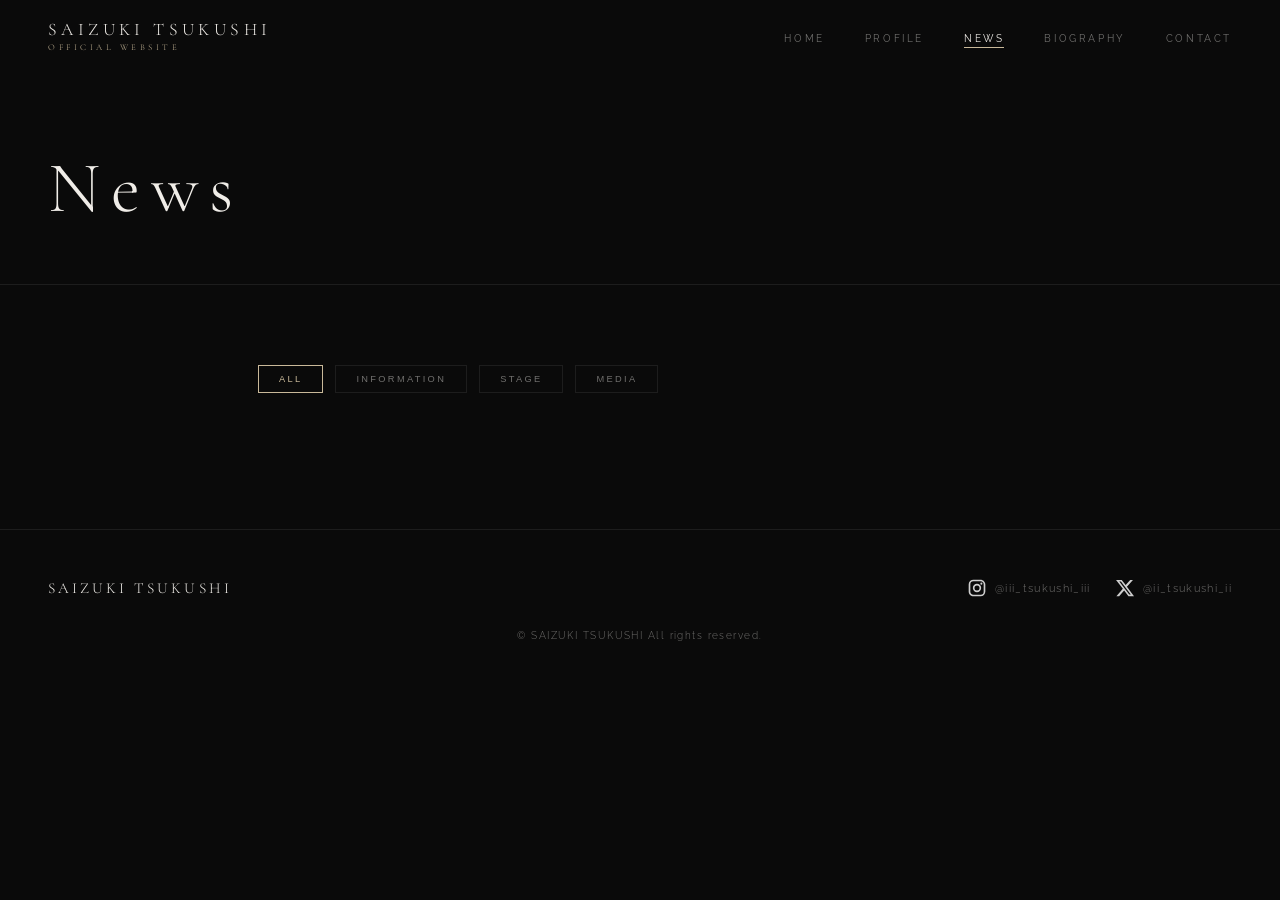
<file: en/news.html>
<!DOCTYPE html>
<html lang="en">
<head>
  <meta charset="UTF-8">
  <meta name="viewport" content="width=device-width, initial-scale=1.0">
  <title>News | SAIZUKI TSUKUSHI Official Website</title>
  <meta name="description" content="Saizuki Tsukushi latest news and announcements. Stage appearances, media features, events, and more.">
  <meta property="og:type" content="website">
  <meta property="og:title" content="News | Saizuki Tsukushi">
  <meta property="og:url" content="https://www.saizuki.com/en/news.html">
  <meta property="og:description" content="Saizuki Tsukushi latest news and announcements. Stage appearances, media features, events, and more.">
  <meta property="og:image" content="https://www.saizuki.com/images/og-image.jpg">
  <meta property="twitter:card" content="summary_large_image">
  <link rel="canonical" href="https://www.saizuki.com/en/news.html">
  <link rel="icon" type="image/svg+xml" href="../images/favicon.svg">
  <link rel="preconnect" href="https://fonts.googleapis.com">
  <link rel="preconnect" href="https://fonts.gstatic.com" crossorigin>
  <meta name="theme-color" content="#0a0a0a">
  <script type="application/ld+json">
  {
    "@context": "https://schema.org",
    "@type": "BreadcrumbList",
    "itemListElement": [
      { "@type": "ListItem", "position": 1, "name": "Home", "item": "https://www.saizuki.com/en/" },
      { "@type": "ListItem", "position": 2, "name": "News", "item": "https://www.saizuki.com/en/news.html" }
    ]
  }
  </script>
  <link rel="stylesheet" href="../css/style.css">
  <style>
    .news-wrap {
      max-width: 860px;
      margin: 0 auto;
      padding: 80px 48px;
    }
    .news-filters {
      display: flex;
      gap: 12px;
      flex-wrap: wrap;
      margin-bottom: 56px;
    }
    .filter-btn {
      font-size: 0.58rem;
      letter-spacing: 0.25em;
      text-transform: uppercase;
      border: 1px solid var(--border);
      padding: 8px 20px;
      background: none;
      color: var(--text-muted);
      cursor: pointer;
      transition: border-color 0.3s, color 0.3s;
    }
    .filter-btn.active,
    .filter-btn:hover {
      border-color: var(--accent);
      color: var(--accent);
    }
    .news-list-full { display: flex; flex-direction: column; }
    .news-item {
      display: grid;
      grid-template-columns: 140px 1fr;
      gap: 24px;
      padding: 28px 0;
      border-bottom: 1px solid var(--border);
      transition: opacity 0.3s;
      cursor: default;
    }
    .news-item:hover { opacity: 0.65; }
    .news-date {
      font-size: 0.65rem;
      letter-spacing: 0.12em;
      color: var(--text-muted);
      padding-top: 4px;
    }
    .news-cat {
      display: inline-block;
      font-size: 0.5rem;
      letter-spacing: 0.25em;
      text-transform: uppercase;
      border: 1px solid var(--accent);
      color: var(--accent);
      padding: 2px 8px;
      margin-bottom: 10px;
    }
    .news-title {
      font-size: 0.88rem;
      font-weight: 300;
      letter-spacing: 0.05em;
      line-height: 1.8;
    }
    .news-item[data-hidden="true"] { display: none; }

    @media (max-width: 768px) {
      .news-wrap { padding: 60px 24px; }
      .news-item { grid-template-columns: 1fr; gap: 8px; }
      .news-date { padding-top: 0; }
    }
  </style>
</head>
<body>

<nav class="nav">
  <a href="index.html" class="nav-logo">
    Saizuki Tsukushi
    <span>Official Website</span>
  </a>
  <ul class="nav-links">
    <li><a href="index.html">Home</a></li>
    <li><a href="profile.html">Profile</a></li>
    <li><a href="news.html">News</a></li>
    <li><a href="biography.html">Biography</a></li>
    <li><a href="contact.html">Contact</a></li>
  </ul>
  <button class="nav-toggle" aria-label="Menu">
    <span></span><span></span><span></span>
  </button>
</nav>
<div class="nav-mobile">
  <a href="index.html">Home</a>
  <a href="profile.html">Profile</a>
  <a href="news.html">News</a>
  <a href="biography.html">Biography</a>
  <a href="contact.html">Contact</a>
</div>

<main>
<div class="page-header">
  <h1 class="page-header-en">News</h1>
</div>

<div class="news-wrap">
  <div class="news-filters">
    <button class="filter-btn active" data-filter="ALL">All</button>
    <button class="filter-btn" data-filter="INFORMATION">Information</button>
    <button class="filter-btn" data-filter="STAGE">Stage</button>
    <button class="filter-btn" data-filter="MEDIA">Media</button>
  </div>

  <div class="news-list-full" id="news-full"></div>
</div>
</main>

<footer>
  <div class="footer-logo">SAIZUKI TSUKUSHI</div>
  <div class="footer-sns">
    <a href="https://www.instagram.com/iii_tsukushi_iii/" target="_blank" rel="noopener"><img src="../images/instagram-logo.svg" alt="Instagram" width="24" height="24"><span>@iii_tsukushi_iii</span></a>
    <a href="https://x.com/ii_tsukushi_ii" target="_blank" rel="noopener"><img src="../images/x-logo.svg" alt="X" width="24" height="24"><span>@ii_tsukushi_ii</span></a>
  </div>
  <p class="footer-copy">&copy; SAIZUKI TSUKUSHI All rights reserved.</p>
</footer>

<script src="../js/main.js"></script>
<script src="../js/news-data.js"></script>
<script>
  /* -- Render news -- */
  const container = document.getElementById('news-full');
  NEWS_DATA.forEach(n => {
    const el = document.createElement('div');
    el.className = 'news-item fade-in';
    el.dataset.category = n.category;
    el.innerHTML = `
      <div class="news-date">${n.date}</div>
      <div>
        <span class="news-cat">${n.category}</span>
        <div class="news-title">${n.title}</div>
      </div>`;
    container.appendChild(el);
  });

  /* -- Filter -- */
  document.querySelectorAll('.filter-btn').forEach(btn => {
    btn.addEventListener('click', () => {
      document.querySelectorAll('.filter-btn').forEach(b => b.classList.remove('active'));
      btn.classList.add('active');
      const f = btn.dataset.filter;
      document.querySelectorAll('.news-item').forEach(item => {
        item.dataset.hidden = (f !== 'ALL' && item.dataset.category !== f) ? 'true' : 'false';
      });
    });
  });
</script>
</body>
</html>
</file>
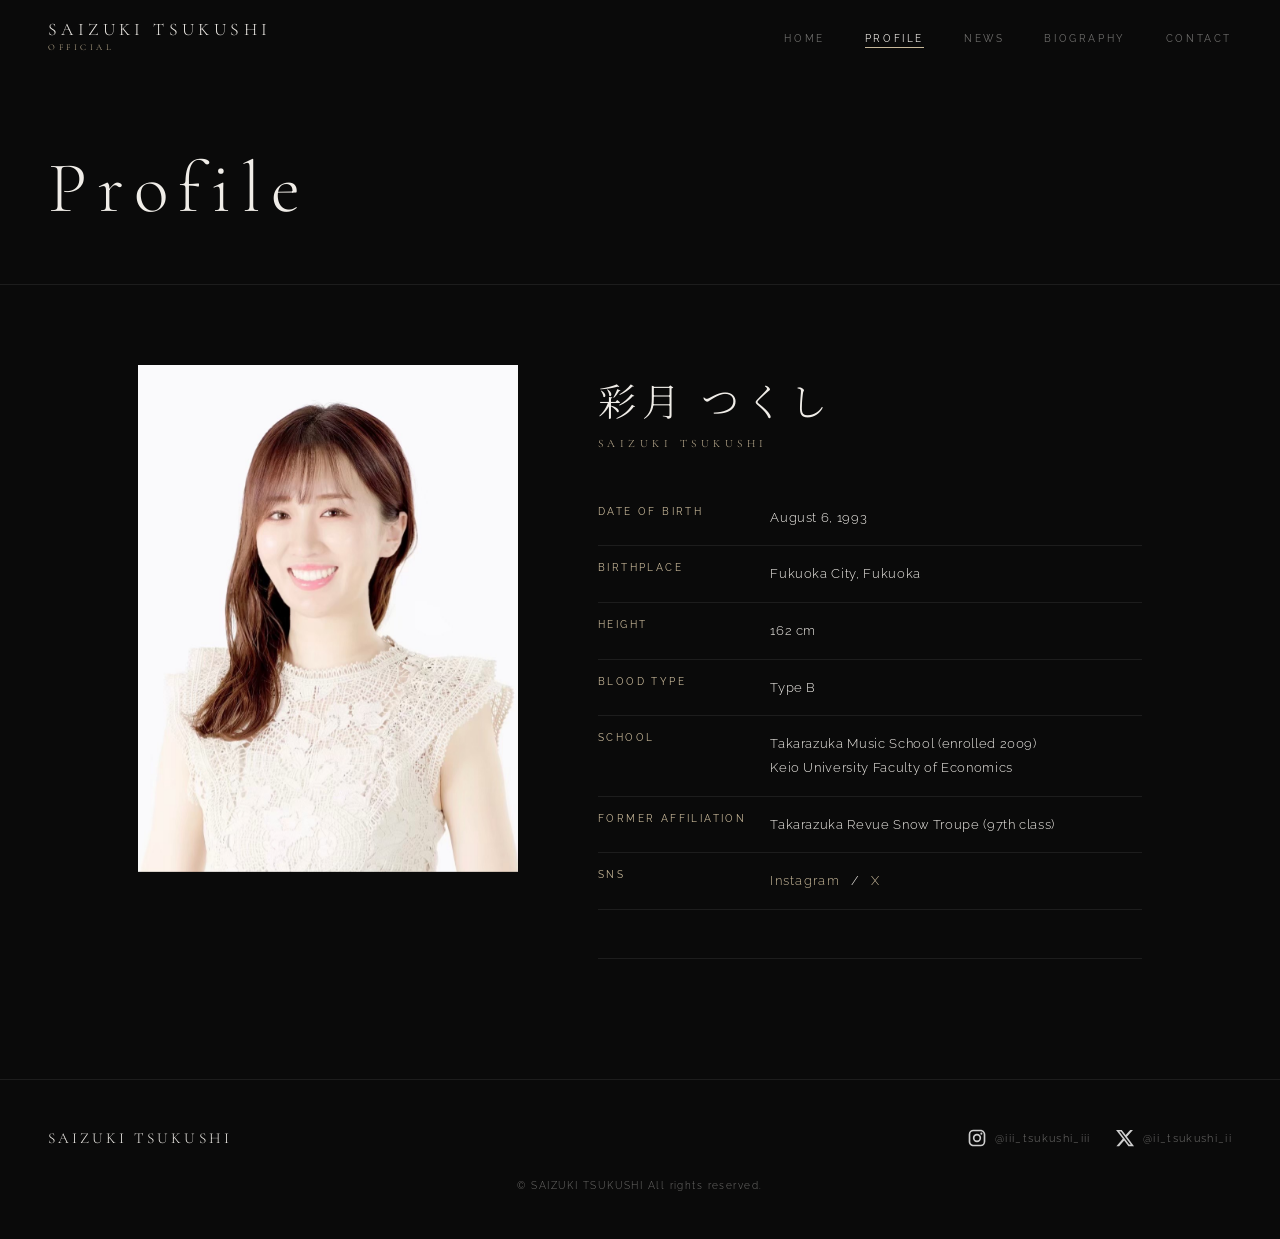
<file: en/profile.html>
<!DOCTYPE html>
<html lang="en">
<head>
  <meta charset="UTF-8">
  <meta name="viewport" content="width=device-width, initial-scale=1.0">
  <title>Profile | Saizuki Tsukushi Official Website</title>
  <meta name="description" content="Saizuki Tsukushi Profile. Former Takarazuka Revue Snow Troupe member (97th class). Height 162 cm. Active as an actress and talent in stage, film, MC, and more.">
  <meta property="og:type" content="website">
  <meta property="og:title" content="Profile | Saizuki Tsukushi">
  <meta property="og:url" content="https://www.saizuki.com/en/profile.html">
  <meta property="og:description" content="Saizuki Tsukushi Profile. Former Takarazuka Revue Snow Troupe member (97th class). Active as an actress and talent.">
  <meta property="og:image" content="https://www.saizuki.com/images/og-image.jpg">
  <meta property="twitter:card" content="summary_large_image">
  <link rel="canonical" href="https://www.saizuki.com/en/profile.html">
  <link rel="icon" type="image/svg+xml" href="../images/favicon.svg">
  <link rel="preconnect" href="https://fonts.googleapis.com">
  <link rel="preconnect" href="https://fonts.gstatic.com" crossorigin>
  <meta name="theme-color" content="#0a0a0a">
  <script type="application/ld+json">
  {
    "@context": "https://schema.org",
    "@type": "BreadcrumbList",
    "itemListElement": [
      { "@type": "ListItem", "position": 1, "name": "Home", "item": "https://www.saizuki.com/en/" },
      { "@type": "ListItem", "position": 2, "name": "Profile", "item": "https://www.saizuki.com/en/profile.html" }
    ]
  }
  </script>
  <link rel="stylesheet" href="../css/style.css">
  <style>
    .profile-layout {
      display: grid;
      grid-template-columns: 380px 1fr;
      gap: 80px;
      max-width: 1100px;
      margin: 0 auto;
      padding: 80px 48px;
      align-items: start;
    }
    .profile-photo-wrap {
      position: sticky;
      top: calc(var(--nav-height) + 32px);
    }
    .profile-photo {
      width: 100%;
      aspect-ratio: 3/4;
      object-fit: cover;
      object-position: center top;
    }
    .profile-photo-placeholder {
      width: 100%;
      aspect-ratio: 3/4;
      background: var(--surface);
      border: 1px solid var(--border);
      display: flex;
      align-items: center;
      justify-content: center;
      color: var(--text-muted);
      font-size: 0.65rem;
      letter-spacing: 0.2em;
    }
    .profile-info { padding-top: 8px; }
    .profile-name-ja {
      font-family: 'Noto Serif JP', serif;
      font-size: clamp(1.8rem, 3vw, 2.4rem);
      font-weight: 300;
      letter-spacing: 0.15em;
      line-height: 1.4;
    }
    .profile-name-en {
      font-family: var(--font-display);
      font-size: 0.7rem;
      letter-spacing: 0.4em;
      color: var(--accent);
      text-transform: uppercase;
      margin-top: 10px;
      margin-bottom: 40px;
    }
    .profile-table {
      width: 100%;
      border-collapse: collapse;
      margin-bottom: 48px;
    }
    .profile-table tr {
      border-bottom: 1px solid var(--border);
    }
    .profile-table th {
      font-size: 0.6rem;
      letter-spacing: 0.25em;
      text-transform: uppercase;
      color: var(--accent);
      text-align: left;
      padding: 16px 24px 16px 0;
      white-space: nowrap;
      vertical-align: top;
      width: 130px;
      font-weight: 400;
    }
    .profile-table td {
      font-size: 0.82rem;
      font-weight: 300;
      letter-spacing: 0.05em;
      line-height: 1.8;
      padding: 16px 0;
      color: var(--text);
    }
    .profile-bio {
      font-size: 0.85rem;
      line-height: 2;
      font-weight: 300;
      letter-spacing: 0.08em;
      color: var(--text);
      border-top: 1px solid var(--border);
      padding-top: 40px;
    }
    .profile-bio p + p { margin-top: 1.5em; }
    .profile-sns {
      margin-top: 48px;
      display: flex;
      gap: 20px;
    }
    .profile-sns a {
      font-size: 0.6rem;
      letter-spacing: 0.3em;
      text-transform: uppercase;
      border: 1px solid var(--border);
      padding: 12px 28px;
      color: var(--text-muted);
      transition: border-color 0.3s, color 0.3s;
    }
    .profile-sns a:hover {
      border-color: var(--accent);
      color: var(--accent);
    }

    @media (max-width: 900px) {
      .profile-layout {
        grid-template-columns: 1fr;
        gap: 48px;
        padding: 60px 24px;
      }
      .profile-photo-wrap { position: static; }
      .profile-photo, .profile-photo-placeholder {
        max-width: 320px;
        margin: 0 auto;
      }
    }
  </style>
</head>
<body>

<nav class="nav">
  <a href="index.html" class="nav-logo">
    Saizuki Tsukushi
    <span>Official</span>
  </a>
  <ul class="nav-links">
    <li><a href="index.html">Home</a></li>
    <li><a href="profile.html">Profile</a></li>
    <li><a href="news.html">News</a></li>
    <li><a href="biography.html">Biography</a></li>
    <li><a href="contact.html">Contact</a></li>
  </ul>
  <button class="nav-toggle" aria-label="Menu">
    <span></span><span></span><span></span>
  </button>
</nav>
<div class="nav-mobile">
  <a href="index.html">Home</a>
  <a href="profile.html">Profile</a>
  <a href="news.html">News</a>
  <a href="biography.html">Biography</a>
  <a href="contact.html">Contact</a>
</div>

<main>
<div class="page-header">
  <h1 class="page-header-en">Profile</h1>
</div>

<div class="profile-layout">
  <div class="profile-photo-wrap fade-in">
    <img src="../images/profile.jpg" alt="Saizuki Tsukushi profile photo"
         class="profile-photo"
         onerror="this.style.display='none'; this.nextElementSibling.style.display='flex';">
    <div class="profile-photo-placeholder" style="display:none;">
      Photo<br>profile.jpg
    </div>
  </div>

  <div class="profile-info fade-in">
    <p class="profile-name-ja">彩月 つくし</p>
    <p class="profile-name-en">SAIZUKI TSUKUSHI</p>

    <table class="profile-table">
      <tr>
        <th>Date of Birth</th>
        <td>August 6, 1993</td>
      </tr>
      <tr>
        <th>Birthplace</th>
        <td>Fukuoka City, Fukuoka</td>
      </tr>
      <tr>
        <th>Height</th>
        <td>162 cm</td>
      </tr>
      <tr>
        <th>Blood Type</th>
        <td>Type B</td>
      </tr>
      <tr>
        <th>School</th>
        <td>Takarazuka Music School (enrolled 2009)<br>Keio University Faculty of Economics</td>
      </tr>
      <tr>
        <th>Former Affiliation</th>
        <td>Takarazuka Revue Snow Troupe (97th class)</td>
      </tr>
      <tr>
        <th>SNS</th>
        <td>
          <a href="https://www.instagram.com/iii_tsukushi_iii/" target="_blank" rel="noopener"
             style="color:var(--accent); letter-spacing:0.1em;">Instagram</a>
          &ensp;/&ensp;
          <a href="https://x.com/ii_tsukushi_ii" target="_blank" rel="noopener"
             style="color:var(--accent); letter-spacing:0.1em;">X</a>
        </td>
      </tr>
    </table>

    <div class="profile-bio">
      <!-- Biography section intentionally left blank -->
    </div>

  </div>
</div>
</main>

<footer>
  <div class="footer-logo">SAIZUKI TSUKUSHI</div>
  <div class="footer-sns">
    <a href="https://www.instagram.com/iii_tsukushi_iii/" target="_blank" rel="noopener"><img src="../images/instagram-logo.svg" alt="Instagram" width="24" height="24"><span>@iii_tsukushi_iii</span></a>
    <a href="https://x.com/ii_tsukushi_ii" target="_blank" rel="noopener"><img src="../images/x-logo.svg" alt="X" width="24" height="24"><span>@ii_tsukushi_ii</span></a>
  </div>
  <p class="footer-copy">&copy; SAIZUKI TSUKUSHI All rights reserved.</p>
</footer>

<script src="../js/main.js"></script>
</body>
</html>
</file>
<file: css/style.css>
/* ================================================
   SAIZUKI TSUKUSHI — Official Website
   Design: Luxury Monochrome Minimalism
   Fonts: Cormorant Garamond (display) + Raleway (body)
   ================================================ */

@import url('https://fonts.googleapis.com/css2?family=Cormorant+Garamond:ital,wght@0,300;0,400;0,500;1,300;1,400&family=Raleway:wght@200;300;400;500&family=Noto+Serif+JP:wght@300;400&display=swap');

:root {
  --bg:         #0a0a0a;
  --bg-light:   #111111;
  --surface:    #161616;
  --border:     rgba(255,255,255,0.08);
  --text:       #f0ede8;
  --text-muted: rgba(240,237,232,0.45);
  --accent:     #c9b99a;
  --accent-dim: rgba(201,185,154,0.15);
  --white:      #ffffff;

  --font-display: 'Cormorant Garamond', 'Noto Serif JP', serif;
  --font-body:    'Raleway', sans-serif;

  --nav-height: 72px;
  --transition: 0.5s cubic-bezier(0.25, 0.46, 0.45, 0.94);
}

/* ── Reset ── */
*, *::before, *::after { box-sizing: border-box; margin: 0; padding: 0; }
html { scroll-behavior: smooth; font-size: 16px; }
body {
  background: var(--bg);
  color: var(--text);
  font-family: var(--font-body);
  font-weight: 300;
  letter-spacing: 0.03em;
  -webkit-font-smoothing: antialiased;
  overflow-x: hidden;
}
img { display: block; max-width: 100%; }
a { color: inherit; text-decoration: none; }
ul { list-style: none; }

/* ── Navigation ── */
.nav {
  position: fixed;
  top: 0; left: 0; right: 0;
  z-index: 1000;
  height: var(--nav-height);
  display: flex;
  align-items: center;
  justify-content: space-between;
  padding: 0 48px;
  transition: background var(--transition), backdrop-filter var(--transition);
}
.nav.scrolled {
  background: rgba(10,10,10,0.92);
  backdrop-filter: blur(12px);
  border-bottom: 1px solid var(--border);
}
.nav-logo {
  font-family: var(--font-display);
  font-weight: 300;
  font-size: 1.1rem;
  letter-spacing: 0.25em;
  text-transform: uppercase;
  color: var(--text);
}
.nav-logo span {
  display: block;
  font-size: 0.55rem;
  letter-spacing: 0.4em;
  color: var(--accent);
  margin-top: 2px;
}
.nav-links {
  display: flex;
  gap: 40px;
  align-items: center;
}
.nav-links a {
  font-size: 0.65rem;
  font-weight: 400;
  letter-spacing: 0.25em;
  text-transform: uppercase;
  color: var(--text-muted);
  transition: color 0.3s;
  position: relative;
  padding-bottom: 4px;
}
/* Language switcher */
.nav-lang {
  font-size: 0.6rem;
  font-weight: 400;
  letter-spacing: 0.2em;
  text-transform: uppercase;
  color: var(--text-muted);
  border: 1px solid var(--border);
  padding: 4px 12px;
  transition: border-color 0.3s, color 0.3s;
  margin-left: 8px;
}
.nav-lang:hover {
  border-color: var(--accent);
  color: var(--accent);
}

.nav-links a::after {
  content: '';
  position: absolute;
  bottom: 0; left: 0;
  width: 0; height: 1px;
  background: var(--accent);
  transition: width 0.3s;
}
.nav-links a:hover,
.nav-links a.active { color: var(--text); }
.nav-links a:hover::after,
.nav-links a.active::after { width: 100%; }

.btn-outline {
  display: inline-flex;
  align-items: center;
  justify-content: center;
  font-size: 0.85rem;
  letter-spacing: 0.12em;
  text-transform: none;
  border: 1px solid var(--border);
  border-radius: 999px;
  padding: 14px 40px;
  color: var(--text);
  background: transparent;
  transition: border-color 0.3s, color 0.3s, background 0.3s;
}
.btn-outline:hover {
  border-color: var(--accent);
  color: var(--accent);
  background: rgba(201,185,154,0.08);
}

/* ── Hamburger (mobile) ── */
.nav-toggle {
  display: none;
  flex-direction: column;
  gap: 5px;
  cursor: pointer;
  padding: 8px;
  background: none;
  border: none;
}
.nav-toggle span {
  display: block;
  width: 24px; height: 1px;
  background: var(--text);
  transition: transform 0.3s, opacity 0.3s;
}
.nav-toggle.open span:nth-child(1) { transform: translateY(6px) rotate(45deg); }
.nav-toggle.open span:nth-child(2) { opacity: 0; }
.nav-toggle.open span:nth-child(3) { transform: translateY(-6px) rotate(-45deg); }

/* Mobile menu */
.nav-mobile {
  display: none;
  position: fixed;
  inset: 0;
  z-index: 999;
  background: rgba(10,10,10,0.97);
  flex-direction: column;
  align-items: center;
  justify-content: center;
  gap: 40px;
  opacity: 0;
  pointer-events: none;
  transition: opacity 0.4s;
}
.nav-mobile.open {
  opacity: 1;
  pointer-events: all;
}
.nav-mobile a {
  font-family: var(--font-display);
  font-size: 2rem;
  font-weight: 300;
  letter-spacing: 0.2em;
  color: var(--text-muted);
  transition: color 0.3s;
}
.nav-mobile a:hover { color: var(--accent); }

/* ── Page Header (inner pages) ── */
.page-header {
  padding: calc(var(--nav-height) + 80px) 48px 60px;
  border-bottom: 1px solid var(--border);
}
.page-header-en {
  font-family: var(--font-display);
  font-size: clamp(2.5rem, 6vw, 4.5rem);
  font-weight: 300;
  letter-spacing: 0.15em;
  line-height: 1;
  color: var(--text);
}
.page-header-ja {
  font-size: 0.65rem;
  letter-spacing: 0.35em;
  color: var(--accent);
  margin-top: 12px;
  text-transform: uppercase;
}

/* ── Section utility ── */
.section { padding: 80px 48px; }
.section-title {
  font-family: var(--font-display);
  font-size: 0.6rem;
  letter-spacing: 0.45em;
  color: var(--accent);
  text-transform: uppercase;
  margin-bottom: 48px;
  display: flex;
  align-items: center;
  gap: 20px;
}
.section-title::after {
  content: '';
  flex: 1;
  height: 1px;
  background: var(--border);
}

/* ── Footer ── */
footer {
  border-top: 1px solid var(--border);
  padding: 48px;
  display: flex;
  align-items: center;
  justify-content: space-between;
  flex-wrap: wrap;
  gap: 24px;
}
.footer-logo {
  font-family: var(--font-display);
  font-weight: 300;
  letter-spacing: 0.2em;
  font-size: 0.95rem;
}
.footer-sns {
  display: flex;
  gap: 24px;
}
.footer-sns a {
  display: inline-flex;
  align-items: center;
  gap: 8px;
  font-size: 0.7rem;
  letter-spacing: 0.12em;
  text-transform: none;
  color: var(--text-muted);
  transition: color 0.3s;
}
.footer-sns a:hover { color: var(--accent); }
.footer-sns a img {
  display: block;
  width: 20px;
  height: 20px;
  opacity: 0.8;
  transition: opacity 0.3s;
}
.footer-sns a:hover img { opacity: 1; }
.footer-copy {
  font-size: 0.6rem;
  letter-spacing: 0.15em;
  color: var(--text-muted);
  width: 100%;
  text-align: center;
  margin-top: 8px;
}

/* ── Fade-in animation ── */
.fade-in {
  opacity: 0;
  transform: translateY(24px);
  transition: opacity 0.8s ease, transform 0.8s ease;
}
.fade-in.visible {
  opacity: 1;
  transform: translateY(0);
}

/* ── Divider line ── */
.divider {
  width: 1px;
  height: 60px;
  background: var(--border);
  margin: 0 auto 48px;
}

/* =============================================
   RESPONSIVE
   ============================================= */
@media (max-width: 768px) {
  .nav { padding: 0 24px; }
  .nav-links { display: none; }
  .nav-toggle { display: flex; }
  .nav-mobile { display: flex; }
  .page-header { padding: calc(var(--nav-height) + 40px) 24px 40px; }
  .section { padding: 60px 24px; }
  footer { padding: 40px 24px; flex-direction: column; align-items: flex-start; }
  .footer-copy { text-align: left; }
}
</file>
